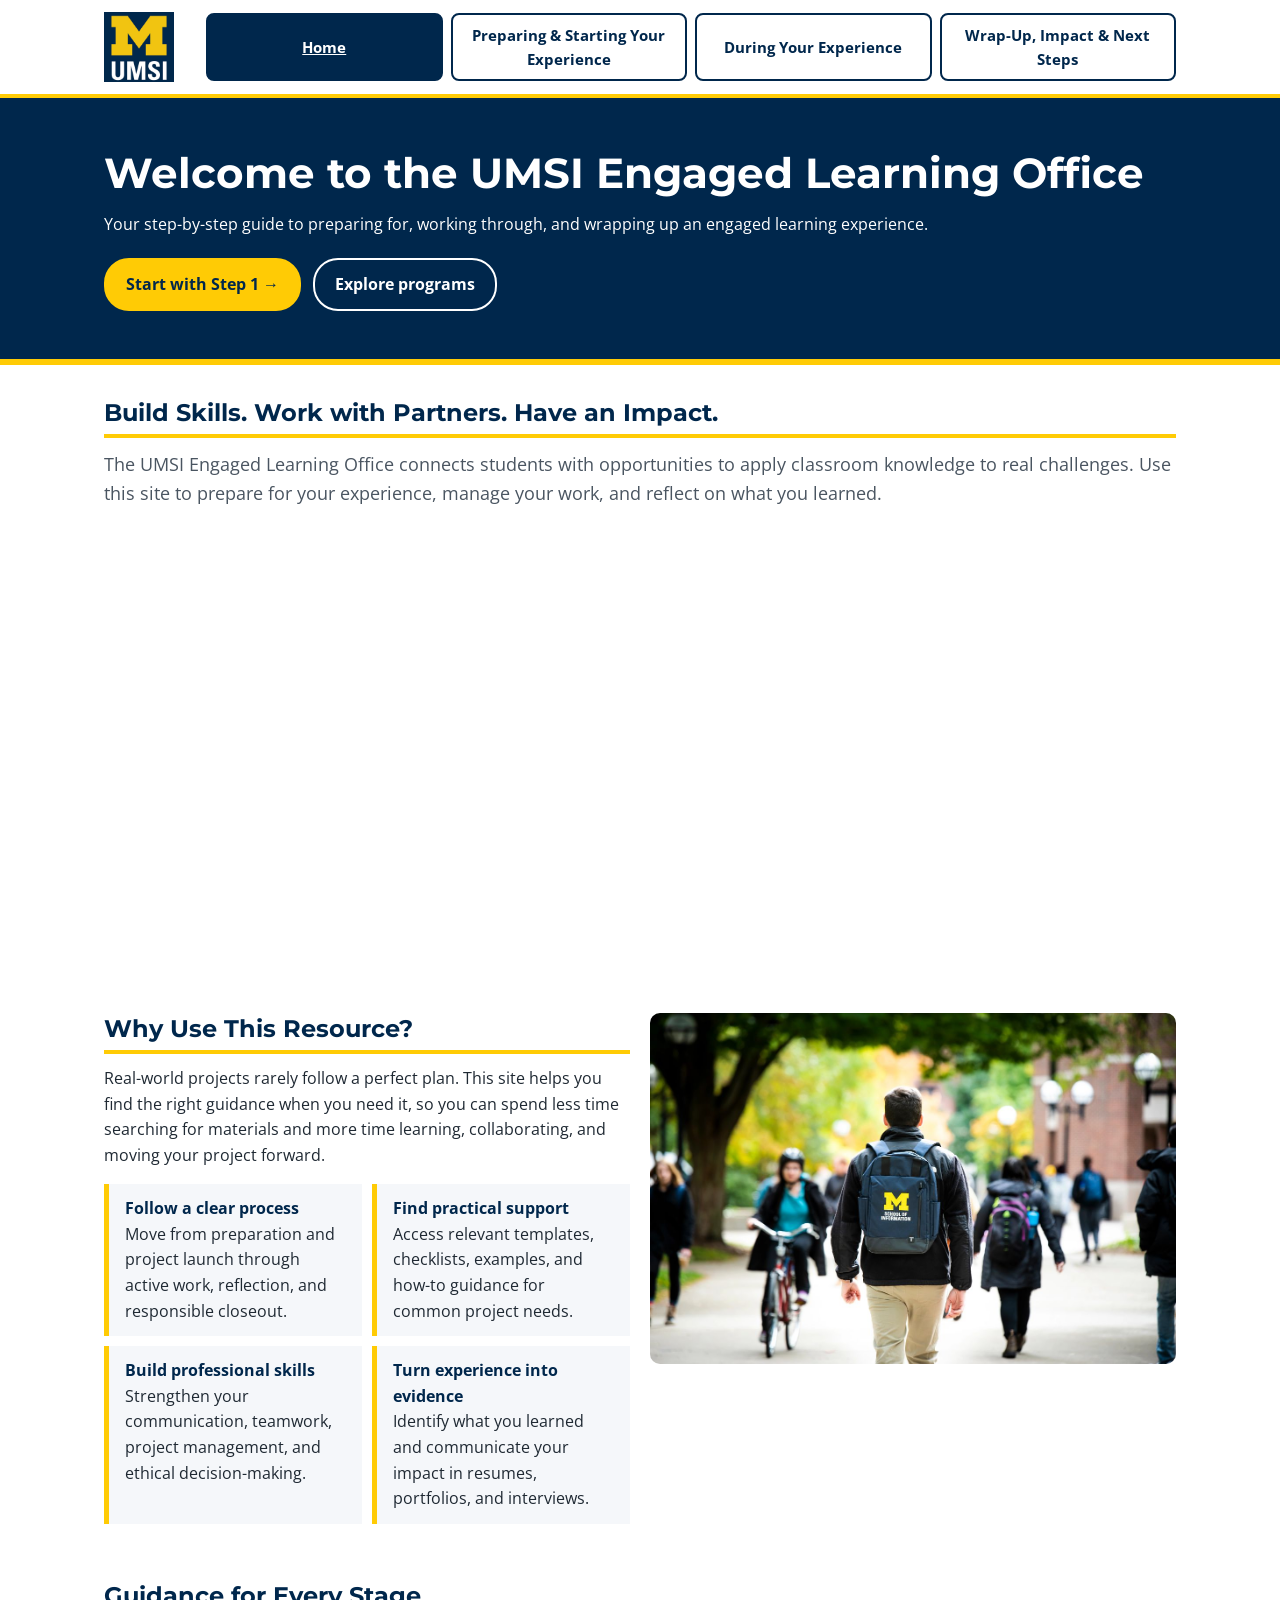
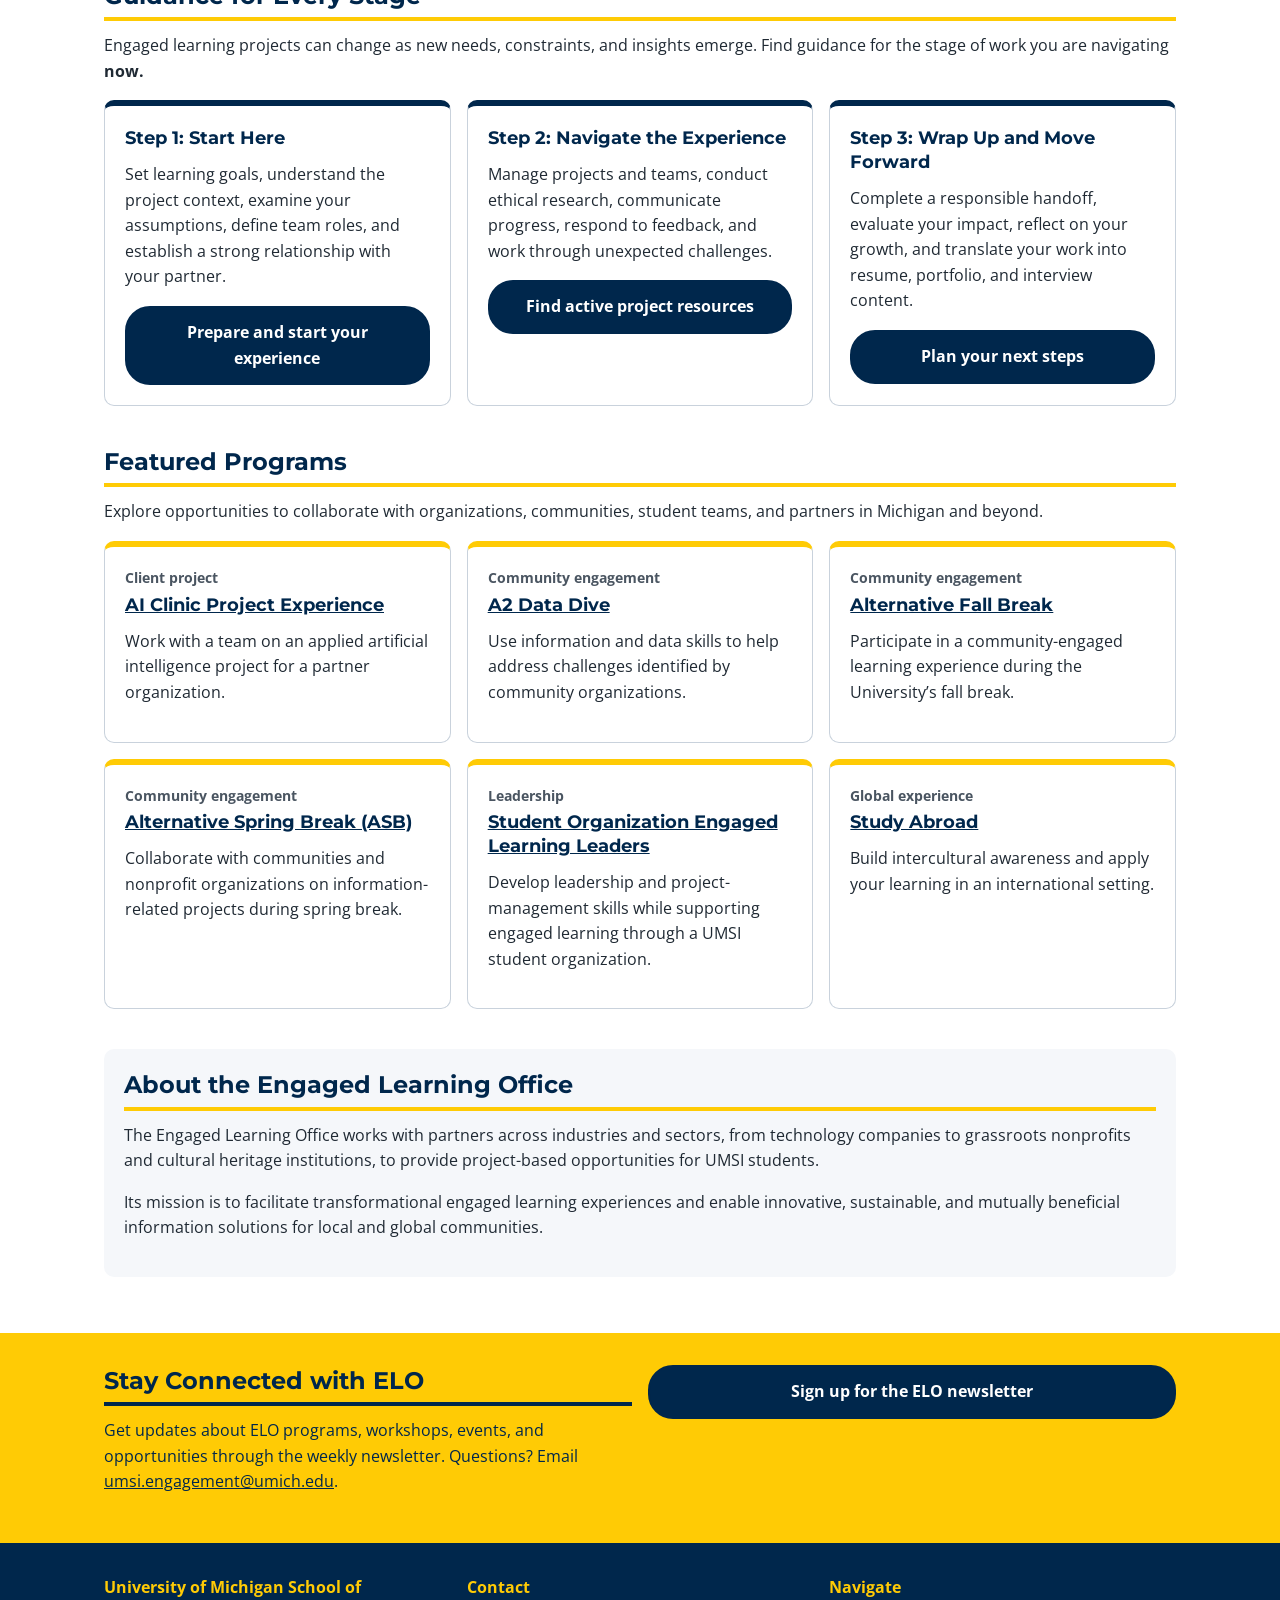
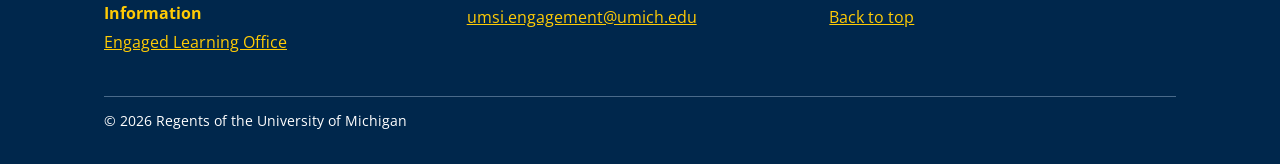
<file: index.html>
<!doctype html>
<html lang="en">
  <head>
    <meta charset="UTF-8" />
    <meta name="viewport" content="width=device-width, initial-scale=1.0" />
    <meta
      name="description"
      content="A step-by-step guide to UMSI engaged learning resources, from preparing for a project to reflecting on your impact."
    />
    <title>Engaged Learning Resources | UMSI</title>
    <link rel="preconnect" href="https://fonts.googleapis.com" />
    <link rel="preconnect" href="https://fonts.gstatic.com" crossorigin />
    <link
      href="https://fonts.googleapis.com/css2?family=Montserrat:wght@700;800&family=Open+Sans:wght@400;600;700&display=swap"
      rel="stylesheet"
    />
    <link rel="stylesheet" href="css/style.css" />
  </head>
  <body>
    <header class="site-header" id="top">
      <a class="skip-link" href="#main">Skip to Main Content</a>
      <div class="container header-inner">
        <a class="brand" href="index.html">
          <img
            src="images/UMSI_signature_vertical_informal_solidblue.jpg"
            alt="UMSI Engaged Learning home"
          />
        </a>
        <nav aria-label="Main">
          <ul class="nav-list">
            <li>
              <a href="index.html" class="current" aria-current="page">Home</a>
            </li>
            <li>
              <a href="prep.html">Preparing &amp; Starting Your Experience</a>
            </li>
            <li><a href="during.html">During Your Experience</a></li>
            <li><a href="next.html">Wrap-Up, Impact &amp; Next Steps</a></li>
          </ul>
        </nav>
      </div>
    </header>

    <main id="main">
      <section class="hero">
        <div class="container">
          <h1>Welcome to the UMSI Engaged Learning Office</h1>
          <p>
            Your step-by-step guide to preparing for, working through, and
            wrapping up an engaged learning experience.
          </p>
          <div class="hero-actions">
            <a class="btn btn-maize" href="prep.html"
              >Start with Step 1 <span aria-hidden="true">→</span></a
            >
            <a class="btn btn-outline" href="#programs">Explore programs</a>
          </div>
        </div>
      </section>

      <div class="container content">
        <section class="section">
          <h2>Build Skills. Work with Partners. Have an Impact.</h2>
          <p class="lead">
            The UMSI Engaged Learning Office connects students with
            opportunities to apply classroom knowledge to real challenges. Use
            this site to prepare for your experience, manage your work, and
            reflect on what you learned.
          </p>
          <iframe
            class="video"
            src="https://www.youtube.com/embed/81ZO9RfIJEQ?si=tBp82YWZMl1u7CVS"
            title="YouTube video player"
            allow="
              accelerometer;
              autoplay;
              clipboard-write;
              encrypted-media;
              gyroscope;
              picture-in-picture;
              web-share;
            "
            referrerpolicy="strict-origin-when-cross-origin"
            allowfullscreen
          ></iframe>
        </section>

        <section class="section split">
          <div>
            <h2>Why Use This Resource?</h2>
            <p>
              Real-world projects rarely follow a perfect plan. This site helps
              you find the right guidance when you need it, so you can spend
              less time searching for materials and more time learning,
              collaborating, and moving your project forward.
            </p>
            <ul class="feature-list">
              <li>
                <strong>Follow a clear process</strong> Move from preparation
                and project launch through active work, reflection, and
                responsible closeout.
              </li>
              <li>
                <strong>Find practical support</strong> Access relevant
                templates, checklists, examples, and how-to guidance for common
                project needs.
              </li>
              <li>
                <strong>Build professional skills</strong> Strengthen your
                communication, teamwork, project management, and ethical
                decision-making.
              </li>
              <li>
                <strong>Turn experience into evidence</strong> Identify what you
                learned and communicate your impact in resumes, portfolios, and
                interviews.
              </li>
            </ul>
          </div>
          <img
            class="photo"
            src="images/UMSI_CampusFall_UMSIBackpack_02.jpg"
            alt="A student wearing a UMSI backpack walks across campus in the fall."
            loading="lazy"
          />
        </section>

        <section class="section" id="stages">
          <h2>Guidance for Every Stage</h2>
          <p>
            Engaged learning projects can change as new needs, constraints, and
            insights emerge. Find guidance for the stage of work you are
            navigating <strong>now.</strong>
          </p>

          <div class="card-grid">
            <article class="card">
              <h3>Step 1: Start Here</h3>
              <p>
                Set learning goals, understand the project context, examine your
                assumptions, define team roles, and establish a strong
                relationship with your partner.
              </p>
              <a class="btn btn-primary" href="prep.html"
                >Prepare and start your experience</a
              >
            </article>

            <article class="card">
              <h3>Step 2: Navigate the Experience</h3>
              <p>
                Manage projects and teams, conduct ethical research, communicate
                progress, respond to feedback, and work through unexpected
                challenges.
              </p>
              <a class="btn btn-primary" href="during.html"
                >Find active project resources</a
              >
            </article>

            <article class="card">
              <h3>Step 3: Wrap Up and Move Forward</h3>
              <p>
                Complete a responsible handoff, evaluate your impact, reflect on
                your growth, and translate your work into resume, portfolio, and
                interview content.
              </p>
              <a class="btn btn-primary" href="next.html"
                >Plan your next steps</a
              >
            </article>
          </div>
        </section>

        <section class="section" id="programs">
          <h2>Featured Programs</h2>
          <p>
            Explore opportunities to collaborate with organizations,
            communities, student teams, and partners in Michigan and beyond.
          </p>

          <div class="card-grid">
            <article class="card program-card">
              <p class="tag">Client project</p>
              <h3>
                <a
                  href="https://mcompass.umich.edu/_portal/tds-program-brochure?programid=12810"
                  >AI Clinic Project Experience</a
                >
              </h3>
              <p>
                Work with a team on an applied artificial intelligence project
                for a partner organization.
              </p>
            </article>

            <article class="card program-card">
              <p class="tag">Community engagement</p>
              <h3>
                <a
                  href="https://mcompass.umich.edu/_portal/tds-program-brochure?programid=12556"
                  >A2 Data Dive</a
                >
              </h3>
              <p>
                Use information and data skills to help address challenges
                identified by community organizations.
              </p>
            </article>

            <article class="card program-card">
              <p class="tag">Community engagement</p>
              <h3>
                <a
                  href="https://mcompass.umich.edu/_portal/tds-program-brochure?programid=11297"
                  >Alternative Fall Break</a
                >
              </h3>
              <p>
                Participate in a community-engaged learning experience during
                the University’s fall break.
              </p>
            </article>

            <article class="card program-card">
              <p class="tag">Community engagement</p>
              <h3>
                <a
                  href="https://mcompass.umich.edu/_portal/tds-program-brochure?programid=10621"
                  >Alternative Spring Break (ASB)</a
                >
              </h3>
              <p>
                Collaborate with communities and nonprofit organizations on
                information-related projects during spring break.
              </p>
            </article>

            <article class="card program-card">
              <p class="tag">Leadership</p>
              <h3>
                <a
                  href="https://mcompass.umich.edu/_portal/tds-program-brochure?programid=12294"
                  >Student Organization Engaged Learning Leaders</a
                >
              </h3>
              <p>
                Develop leadership and project-management skills while
                supporting engaged learning through a UMSI student organization.
              </p>
            </article>

            <article class="card program-card">
              <p class="tag">Global experience</p>
              <h3>
                <a href="https://www.si.umich.edu/student-life/study-abroad"
                  >Study Abroad</a
                >
              </h3>
              <p>
                Build intercultural awareness and apply your learning in an
                international setting.
              </p>
            </article>
          </div>
        </section>

        <section class="section about">
          <h2>About the Engaged Learning Office</h2>
          <p>
            The Engaged Learning Office works with partners across industries
            and sectors, from technology companies to grassroots nonprofits and
            cultural heritage institutions, to provide project-based
            opportunities for UMSI students.
          </p>
          <p>
            Its mission is to facilitate transformational engaged learning
            experiences and enable innovative, sustainable, and mutually
            beneficial information solutions for local and global communities.
          </p>
        </section>

        <!-- Content taken & modified from UMGPT with the prompt, "Write me a webpage of intro content to help meet the following requirements - this is for the home page": and then pasted in the client objectives & project requirements"
          UMGPT. (2026). UMGPT ( GPT-5.6 Sol September 7th version) [Large language model]. -->
      </div>
    </main>

    <aside class="connect" aria-labelledby="connect-title">
      <div class="container connect-inner">
        <div>
          <h2 id="connect-title">Stay Connected with ELO</h2>
          <p>
            Get updates about ELO programs, workshops, events, and opportunities
            through the weekly newsletter. Questions? Email
            <a href="mailto:umsi.engagement@umich.edu"
              >umsi.engagement@umich.edu</a
            >.
          </p>
        </div>
        <p>
          <a class="btn btn-primary" href="https://umsi.info/elo-newsletter"
            >Sign up for the ELO newsletter</a
          >
        </p>
      </div>
    </aside>

    <footer class="site-footer">
      <div class="container">
        <div class="footer-grid">
          <div>
            <p class="footer-title">
              University of Michigan School of Information
            </p>
            <p>
              <a
                href="https://www.si.umich.edu/programs/engaged-learning/about-engaged-learning-office"
                >Engaged Learning Office</a
              >
            </p>
          </div>
          <div>
            <p class="footer-title">Contact</p>
            <address>
              <a href="mailto:umsi.engagement@umich.edu"
                >umsi.engagement@umich.edu</a
              >
            </address>
          </div>
          <div>
            <p class="footer-title">Navigate</p>
            <p><a href="#top">Back to top</a></p>
          </div>
        </div>
        <p class="footer-bottom">
          &copy; 2026 Regents of the University of Michigan
        </p>
      </div>
    </footer>
    <script src="js/footer.js" defer></script>
  </body>
</html>
</file>
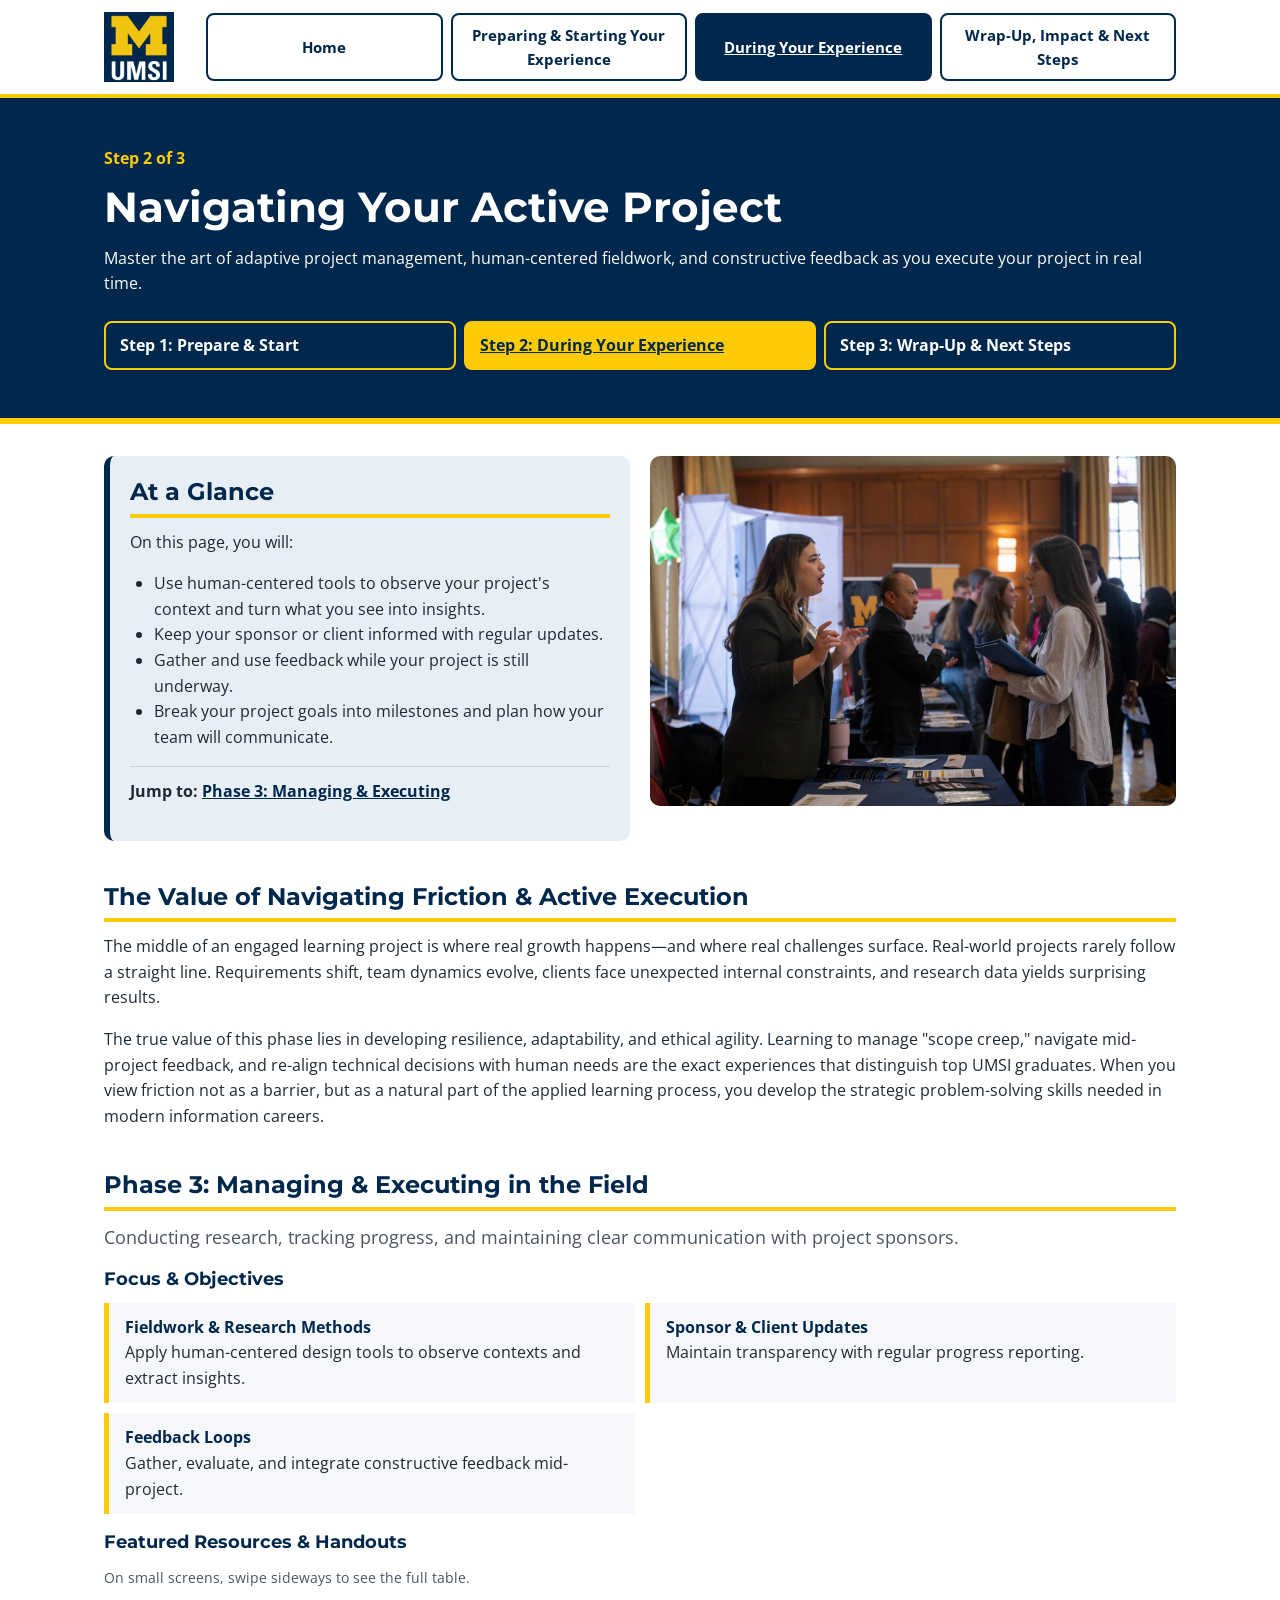
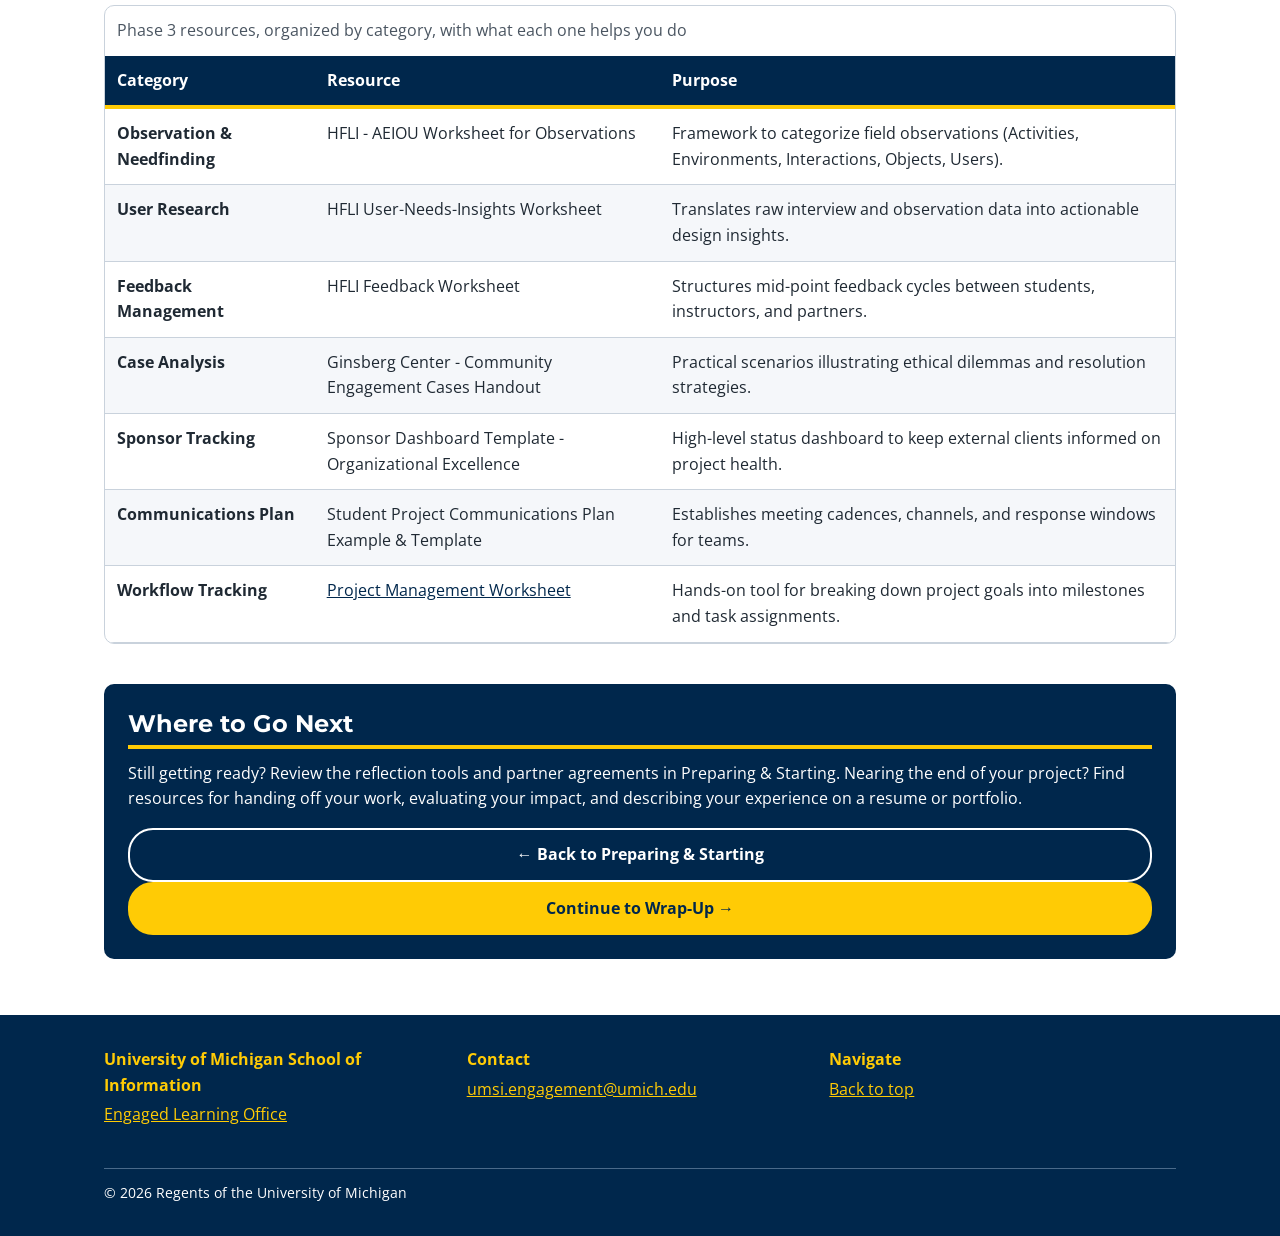
<file: during.html>
<!doctype html>
<html lang="en">
  <head>
    <meta charset="UTF-8" />
    <meta name="viewport" content="width=device-width, initial-scale=1.0" />
    <meta
      name="description"
      content="Tools for managing an active UMSI engaged learning project: fieldwork, sponsor updates, feedback, and team communication."
    />
    <title>During Your Experience | UMSI Engaged Learning</title>
    <link rel="preconnect" href="https://fonts.googleapis.com" />
    <link rel="preconnect" href="https://fonts.gstatic.com" crossorigin />
    <link
      href="https://fonts.googleapis.com/css2?family=Montserrat:wght@700;800&family=Open+Sans:wght@400;600;700&display=swap"
      rel="stylesheet"
    />
    <link rel="stylesheet" href="css/style.css" />
  </head>
  <body>
    <header class="site-header" id="top">
      <a class="skip-link" href="#main">Skip to Main Content</a>
      <div class="container header-inner">
        <a class="brand" href="index.html">
          <img
            src="images/UMSI_signature_vertical_informal_solidblue.jpg"
            alt="UMSI Engaged Learning home"
          />
        </a>
        <nav aria-label="Main">
          <ul class="nav-list">
            <li><a href="index.html">Home</a></li>
            <li>
              <a href="prep.html">Preparing &amp; Starting Your Experience</a>
            </li>
            <li>
              <a href="during.html" class="current" aria-current="page"
                >During Your Experience</a
              >
            </li>
            <li><a href="next.html">Wrap-Up, Impact &amp; Next Steps</a></li>
          </ul>
        </nav>
      </div>
    </header>

    <main id="main">
      <section class="hero">
        <div class="container">
          <p class="step-label">Step 2 of 3</p>
          <h1>Navigating Your Active Project</h1>
          <p>
            Master the art of adaptive project management, human-centered
            fieldwork, and constructive feedback as you execute your project in
            real time.
          </p>
          <nav aria-label="Engaged learning stages">
            <ol class="journey">
              <li><a href="prep.html">Step 1: Prepare &amp; Start</a></li>
              <li>
                <a href="during.html" class="current" aria-current="step"
                  >Step 2: During Your Experience</a
                >
              </li>
              <li><a href="next.html">Step 3: Wrap-Up &amp; Next Steps</a></li>
            </ol>
          </nav>
        </div>
      </section>

      <div class="container content">
        <section class="section split">
          <div class="glance">
            <h2>At a Glance</h2>
            <p>On this page, you will:</p>
            <ul>
              <li>
                Use human-centered tools to observe your project's context and
                turn what you see into insights.
              </li>
              <li>
                Keep your sponsor or client informed with regular updates.
              </li>
              <li>
                Gather and use feedback while your project is still underway.
              </li>
              <li>
                Break your project goals into milestones and plan how your team
                will communicate.
              </li>
            </ul>
            <p class="jump">
              Jump to: <a href="#phase-3">Phase 3: Managing &amp; Executing</a>
            </p>
          </div>
          <img
            class="photo"
            src="images/Career_Fair.jpg"
            alt="Students and recruiters talking with each other in a large hall."
          />
        </section>

        <section class="section">
          <h2>The Value of Navigating Friction &amp; Active Execution</h2>
          <p>
            The middle of an engaged learning project is where real growth
            happens&mdash;and where real challenges surface. Real-world projects
            rarely follow a straight line. Requirements shift, team dynamics
            evolve, clients face unexpected internal constraints, and research
            data yields surprising results.
          </p>
          <p>
            The true value of this phase lies in developing resilience,
            adaptability, and ethical agility. Learning to manage "scope creep,"
            navigate mid-project feedback, and re-align technical decisions with
            human needs are the exact experiences that distinguish top UMSI
            graduates. When you view friction not as a barrier, but as a natural
            part of the applied learning process, you develop the strategic
            problem-solving skills needed in modern information careers.
          </p>
        </section>

        <section class="section" id="phase-3">
          <h2>Phase 3: Managing &amp; Executing in the Field</h2>
          <p class="lead">
            Conducting research, tracking progress, and maintaining clear
            communication with project sponsors.
          </p>

          <section>
            <h3>Focus &amp; Objectives</h3>
            <ul class="feature-list">
              <li>
                <strong>Fieldwork &amp; Research Methods</strong> Apply
                human-centered design tools to observe contexts and extract
                insights.
              </li>
              <li>
                <strong>Sponsor &amp; Client Updates</strong> Maintain
                transparency with regular progress reporting.
              </li>
              <li>
                <strong>Feedback Loops</strong> Gather, evaluate, and integrate
                constructive feedback mid-project.
              </li>
            </ul>
          </section>

          <section>
            <h3>Featured Resources &amp; Handouts</h3>
            <p class="scroll-hint">
              On small screens, swipe sideways to see the full table.
            </p>
            <div
              class="table-wrap"
              tabindex="0"
              role="region"
              aria-label="Featured Resources and Handouts table"
            >
              <table>
                <caption>
                  Phase 3 resources, organized by category, with what each one
                  helps you do
                </caption>
                <thead>
                  <tr>
                    <th scope="col">Category</th>
                    <th scope="col">Resource</th>
                    <th scope="col">Purpose</th>
                  </tr>
                </thead>
                <tbody>
                  <tr>
                    <th scope="row">Observation &amp; Needfinding</th>
                    <td>HFLI - AEIOU Worksheet for Observations</td>
                    <td>
                      Framework to categorize field observations (Activities,
                      Environments, Interactions, Objects, Users).
                    </td>
                  </tr>
                  <tr>
                    <th scope="row">User Research</th>
                    <td>HFLI User-Needs-Insights Worksheet</td>
                    <td>
                      Translates raw interview and observation data into
                      actionable design insights.
                    </td>
                  </tr>
                  <tr>
                    <th scope="row">Feedback Management</th>
                    <td>HFLI Feedback Worksheet</td>
                    <td>
                      Structures mid-point feedback cycles between students,
                      instructors, and partners.
                    </td>
                  </tr>
                  <tr>
                    <th scope="row">Case Analysis</th>
                    <td>
                      Ginsberg Center - Community Engagement Cases Handout
                    </td>
                    <td>
                      Practical scenarios illustrating ethical dilemmas and
                      resolution strategies.
                    </td>
                  </tr>
                  <tr>
                    <th scope="row">Sponsor Tracking</th>
                    <td>
                      Sponsor Dashboard Template - Organizational Excellence
                    </td>
                    <td>
                      High-level status dashboard to keep external clients
                      informed on project health.
                    </td>
                  </tr>
                  <tr>
                    <th scope="row">Communications Plan</th>
                    <td>
                      Student Project Communications Plan Example &amp; Template
                    </td>
                    <td>
                      Establishes meeting cadences, channels, and response
                      windows for teams.
                    </td>
                  </tr>
                  <tr>
                    <th scope="row">Workflow Tracking</th>
                    <td>
                      <a
                        href="https://docs.google.com/document/d/1twc-7TYWmb_PNrOBiDI1NuJqJAuhluTICr22GRd_NLc/edit?usp=drive_link"
                        >Project Management Worksheet</a
                      >
                    </td>
                    <td>
                      Hands-on tool for breaking down project goals into
                      milestones and task assignments.
                    </td>
                  </tr>
                </tbody>
              </table>
            </div>
          </section>
        </section>

        <section class="section next-step">
          <h2>Where to Go Next</h2>
          <p>
            Still getting ready? Review the reflection tools and partner
            agreements in Preparing &amp; Starting. Nearing the end of your
            project? Find resources for handing off your work, evaluating your
            impact, and describing your experience on a resume or portfolio.
          </p>
          <a class="btn btn-outline" href="prep.html"
            ><span aria-hidden="true">←</span> Back to Preparing &amp;
            Starting</a
          >
          <a class="btn btn-maize" href="next.html"
            >Continue to Wrap-Up <span aria-hidden="true">→</span></a
          >
        </section>
      </div>
    </main>

    <!-- The At a Glance list, and the Where to Go Next section were written with the help of Claude (Anthropic), September 2026. -->

    <footer class="site-footer">
      <div class="container">
        <div class="footer-grid">
          <div>
            <p class="footer-title">
              University of Michigan School of Information
            </p>
            <p>
              <a
                href="https://www.si.umich.edu/programs/engaged-learning/about-engaged-learning-office"
                >Engaged Learning Office</a
              >
            </p>
          </div>
          <div>
            <p class="footer-title">Contact</p>
            <address>
              <a href="mailto:umsi.engagement@umich.edu"
                >umsi.engagement@umich.edu</a
              >
            </address>
          </div>
          <div>
            <p class="footer-title">Navigate</p>
            <p><a href="#top">Back to top</a></p>
          </div>
        </div>
        <p class="footer-bottom">
          &copy; 2026 Regents of the University of Michigan
        </p>
      </div>
    </footer>
    <script src="js/footer.js" defer></script>
  </body>
</html>
</file>
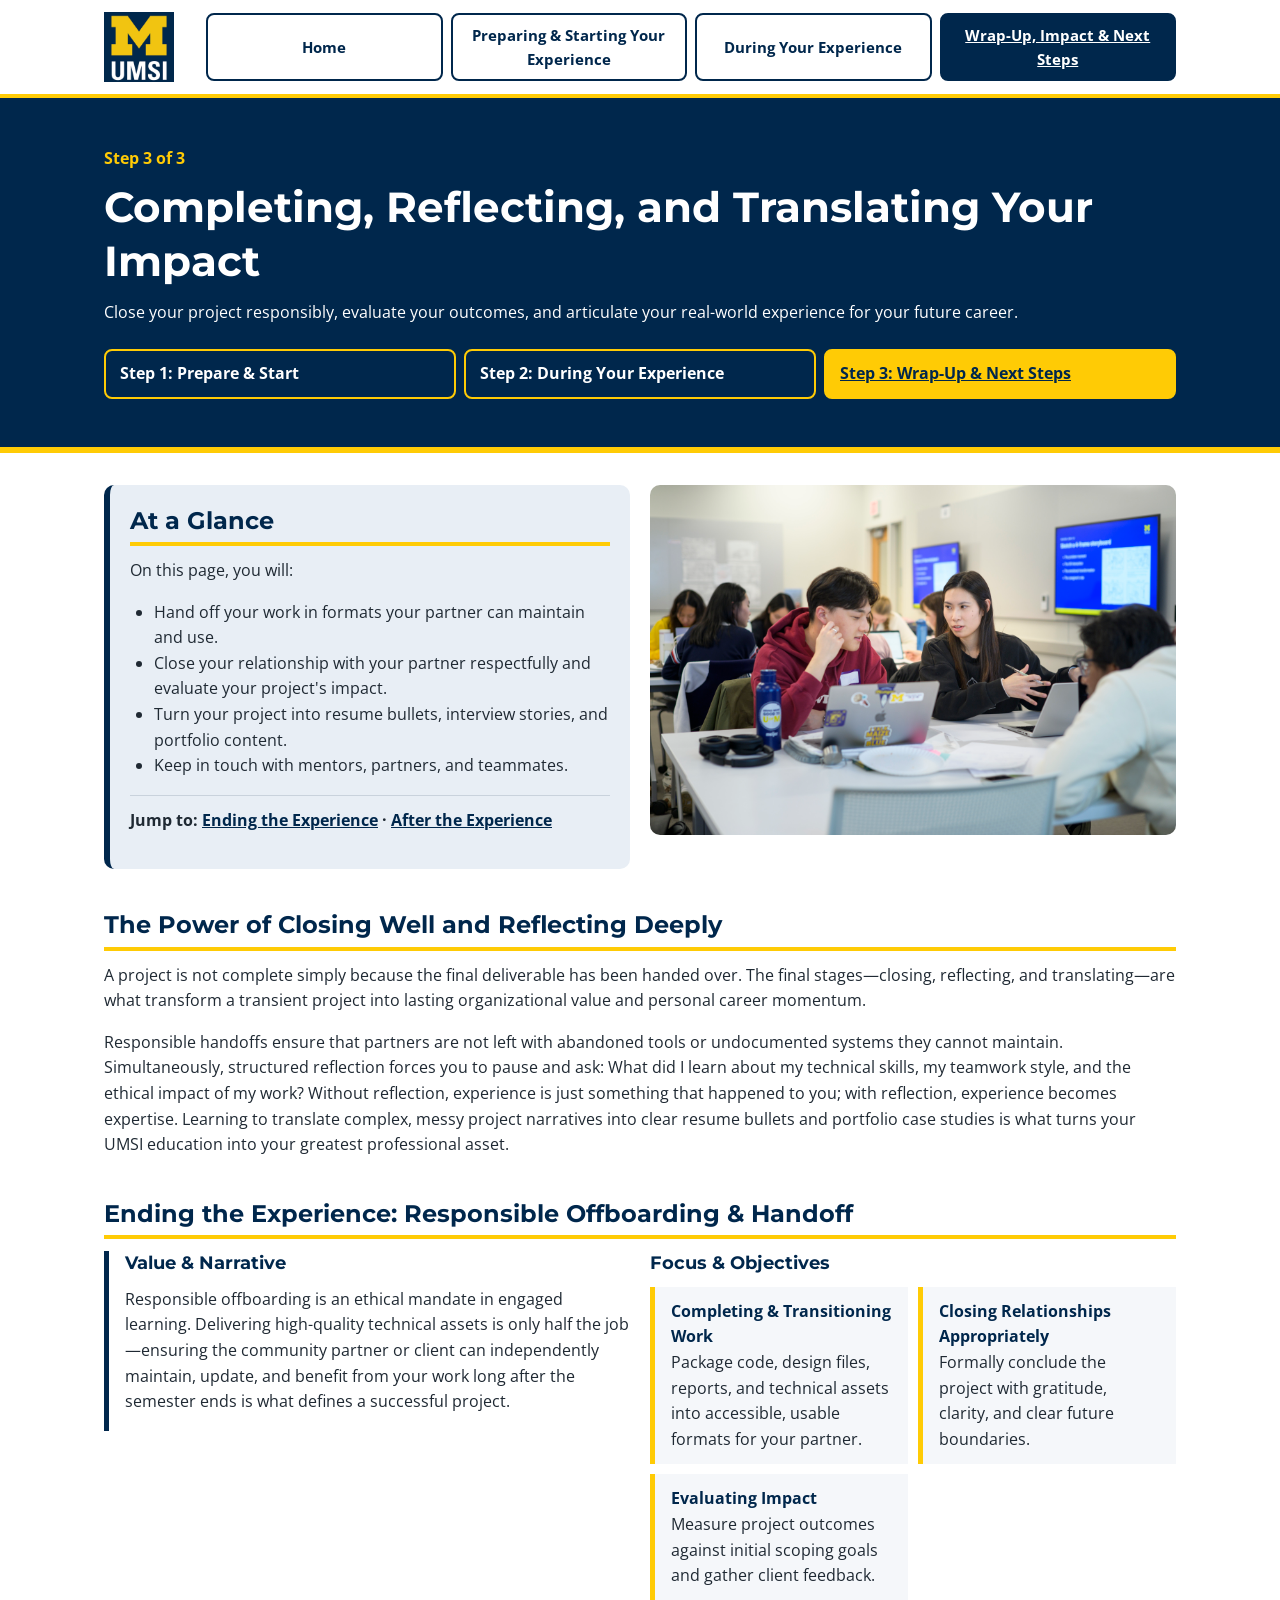
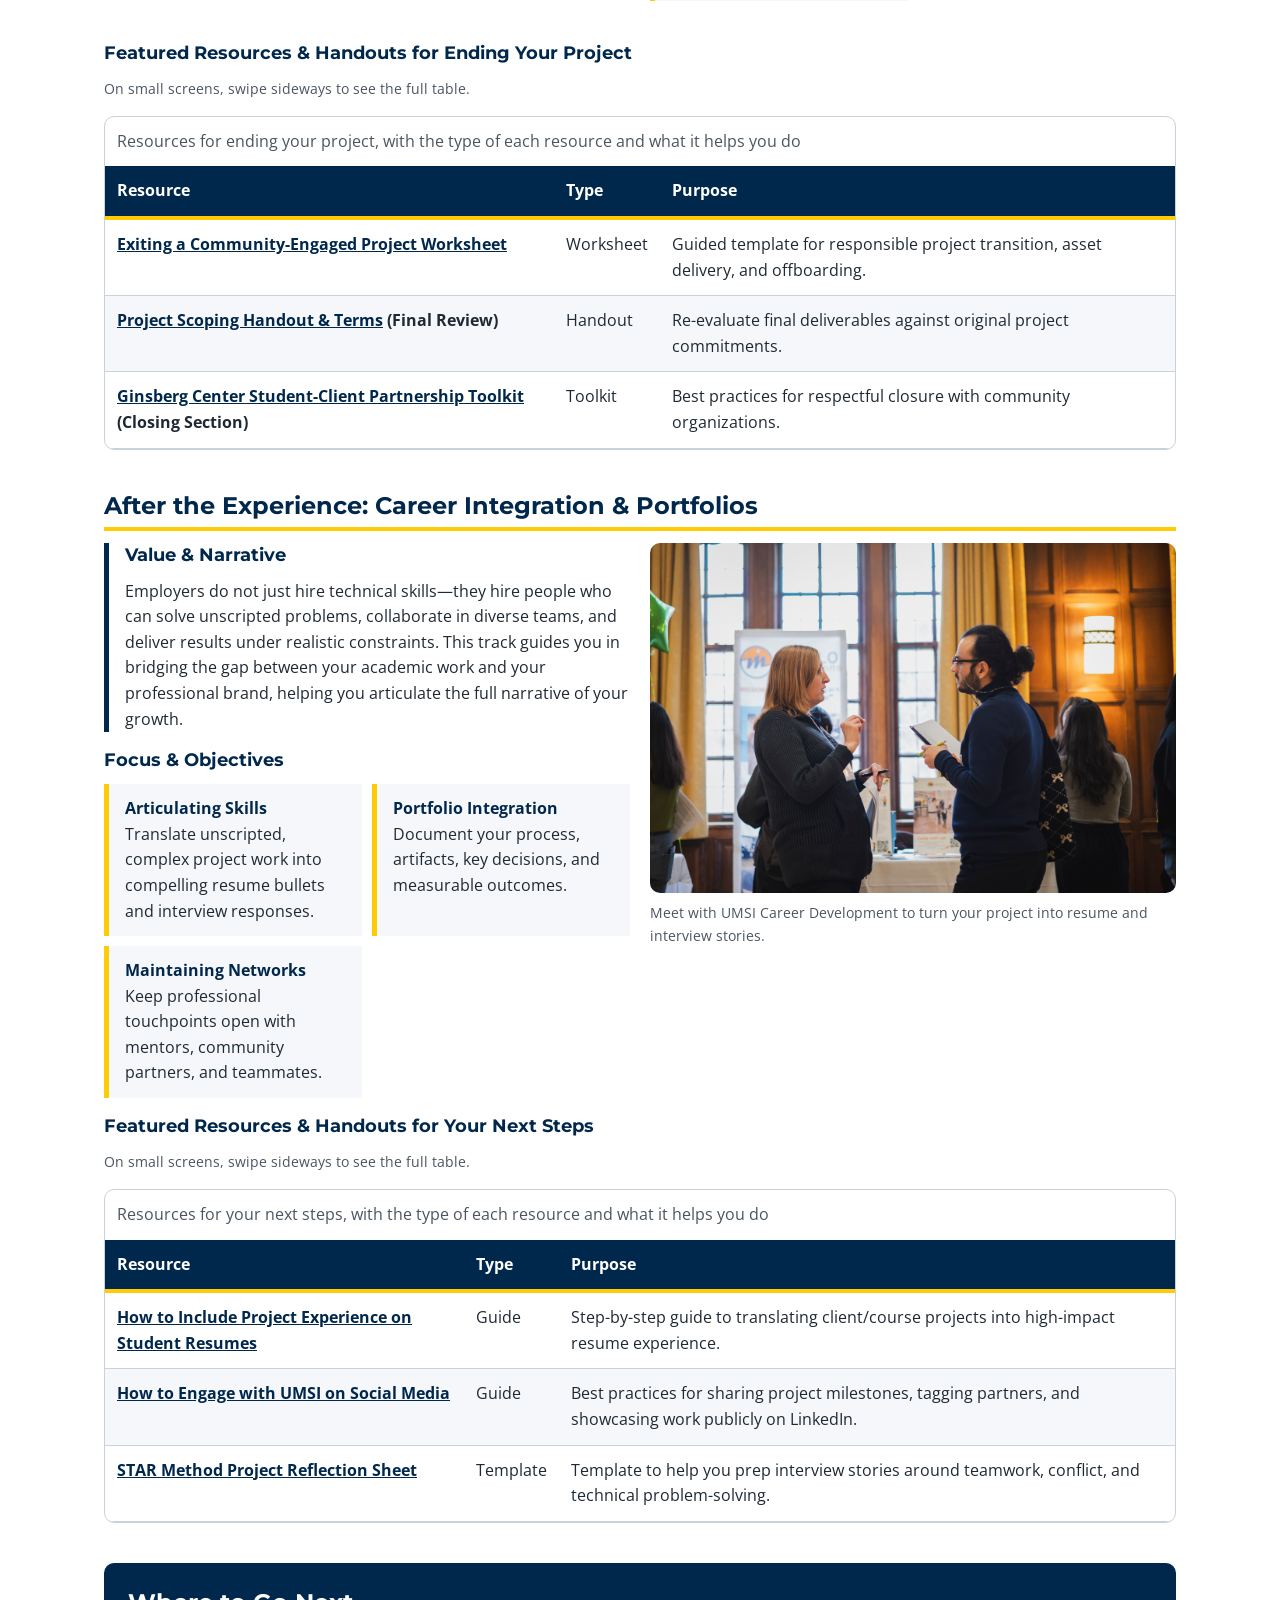
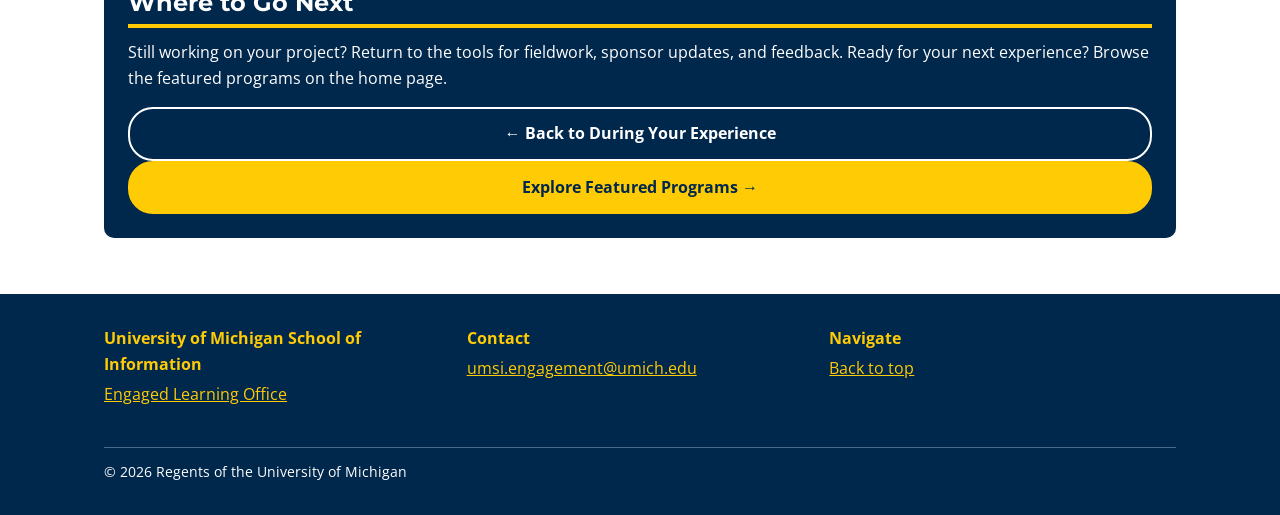
<file: next.html>
<!doctype html>
<html lang="en">
  <head>
    <meta charset="UTF-8" />
    <meta name="viewport" content="width=device-width, initial-scale=1.0" />
    <meta
      name="description"
      content="Close your UMSI engaged learning project responsibly, evaluate your impact, and turn your experience into resume and portfolio content."
    />
    <title>Wrap-Up, Impact &amp; Next Steps | UMSI Engaged Learning</title>
    <link rel="preconnect" href="https://fonts.googleapis.com" />
    <link rel="preconnect" href="https://fonts.gstatic.com" crossorigin />
    <link
      href="https://fonts.googleapis.com/css2?family=Montserrat:wght@700;800&family=Open+Sans:wght@400;600;700&display=swap"
      rel="stylesheet"
    />
    <link rel="stylesheet" href="css/style.css" />
  </head>
  <body>
    <header class="site-header" id="top">
      <a class="skip-link" href="#main">Skip to Main Content</a>
      <div class="container header-inner">
        <a class="brand" href="index.html">
          <img
            src="images/UMSI_signature_vertical_informal_solidblue.jpg"
            alt="UMSI Engaged Learning home"
          />
        </a>
        <nav aria-label="Main">
          <ul class="nav-list">
            <li><a href="index.html">Home</a></li>
            <li>
              <a href="prep.html">Preparing &amp; Starting Your Experience</a>
            </li>
            <li><a href="during.html">During Your Experience</a></li>
            <li>
              <a href="next.html" class="current" aria-current="page"
                >Wrap-Up, Impact &amp; Next Steps</a
              >
            </li>
          </ul>
        </nav>
      </div>
    </header>

    <main id="main">
      <section class="hero">
        <div class="container">
          <p class="step-label">Step 3 of 3</p>
          <h1>Completing, Reflecting, and Translating Your Impact</h1>
          <p>
            Close your project responsibly, evaluate your outcomes, and
            articulate your real-world experience for your future career.
          </p>
          <nav aria-label="Engaged learning stages">
            <ol class="journey">
              <li><a href="prep.html">Step 1: Prepare &amp; Start</a></li>
              <li><a href="during.html">Step 2: During Your Experience</a></li>
              <li>
                <a href="next.html" class="current" aria-current="step"
                  >Step 3: Wrap-Up &amp; Next Steps</a
                >
              </li>
            </ol>
          </nav>
        </div>
      </section>

      <div class="container content">
        <section class="section split">
          <div class="glance">
            <h2>At a Glance</h2>
            <p>On this page, you will:</p>
            <ul>
              <li>
                Hand off your work in formats your partner can maintain and use.
              </li>
              <li>
                Close your relationship with your partner respectfully and
                evaluate your project's impact.
              </li>
              <li>
                Turn your project into resume bullets, interview stories, and
                portfolio content.
              </li>
              <li>Keep in touch with mentors, partners, and teammates.</li>
            </ul>
            <p class="jump">
              Jump to: <a href="#ending">Ending the Experience</a> ·
              <a href="#after">After the Experience</a>
            </p>
          </div>
          <img
            class="photo"
            src="images/UMSI_Discussion.jpg"
            alt="Students discuss their projects."
          />
        </section>

        <section class="section">
          <h2>The Power of Closing Well and Reflecting Deeply</h2>
          <p>
            A project is not complete simply because the final deliverable has
            been handed over. The final stages&mdash;closing, reflecting, and
            translating&mdash;are what transform a transient project into
            lasting organizational value and personal career momentum.
          </p>
          <p>
            Responsible handoffs ensure that partners are not left with
            abandoned tools or undocumented systems they cannot maintain.
            Simultaneously, structured reflection forces you to pause and ask:
            What did I learn about my technical skills, my teamwork style, and
            the ethical impact of my work? Without reflection, experience is
            just something that happened to you; with reflection, experience
            becomes expertise. Learning to translate complex, messy project
            narratives into clear resume bullets and portfolio case studies is
            what turns your UMSI education into your greatest professional
            asset.
          </p>
        </section>

        <section class="section" id="ending">
          <h2>Ending the Experience: Responsible Offboarding &amp; Handoff</h2>

          <div class="two-col">
            <section class="narrative">
              <h3>Value &amp; Narrative</h3>
              <p>
                Responsible offboarding is an ethical mandate in engaged
                learning. Delivering high-quality technical assets is only half
                the job&mdash;ensuring the community partner or client can
                independently maintain, update, and benefit from your work long
                after the semester ends is what defines a successful project.
              </p>
            </section>

            <section>
              <h3>Focus &amp; Objectives</h3>
              <ul class="feature-list">
                <li>
                  <strong>Completing &amp; Transitioning Work</strong> Package
                  code, design files, reports, and technical assets into
                  accessible, usable formats for your partner.
                </li>
                <li>
                  <strong>Closing Relationships Appropriately</strong> Formally
                  conclude the project with gratitude, clarity, and clear future
                  boundaries.
                </li>
                <li>
                  <strong>Evaluating Impact</strong> Measure project outcomes
                  against initial scoping goals and gather client feedback.
                </li>
              </ul>
            </section>
          </div>

          <section>
            <h3>Featured Resources &amp; Handouts for Ending Your Project</h3>
            <p class="scroll-hint">
              On small screens, swipe sideways to see the full table.
            </p>
            <div
              class="table-wrap"
              tabindex="0"
              role="region"
              aria-label="Featured Resources and Handouts for Ending Your Project table"
            >
              <table>
                <caption>
                  Resources for ending your project, with the type of each
                  resource and what it helps you do
                </caption>
                <thead>
                  <tr>
                    <th scope="col">Resource</th>
                    <th scope="col">Type</th>
                    <th scope="col">Purpose</th>
                  </tr>
                </thead>
                <tbody>
                  <tr>
                    <th scope="row">
                      <a
                        href="https://docs.google.com/document/d/1-gfg_EZ3T8pa3T0a130Qvtpl1bYoLOVEHSNpGHcJtFA/edit?usp=drive_link"
                        >Exiting a Community-Engaged Project Worksheet</a
                      >
                    </th>
                    <td>Worksheet</td>
                    <td>
                      Guided template for responsible project transition, asset
                      delivery, and offboarding.
                    </td>
                  </tr>
                  <tr>
                    <th scope="row">
                      <a
                        href="https://docs.google.com/document/d/1TrEDolwmOIlXgYgAP9VvlOGoYOwFfe6KxzZOgZSVYVw/edit?usp=drive_link"
                        >Project Scoping Handout &amp; Terms</a
                      >
                      (Final Review)
                    </th>
                    <td>Handout</td>
                    <td>
                      Re-evaluate final deliverables against original project
                      commitments.
                    </td>
                  </tr>
                  <tr>
                    <th scope="row">
                      <a
                        href="https://ginsberg.umich.edu/article/campus-community-partnerships-toolkit"
                        >Ginsberg Center Student-Client Partnership Toolkit</a
                      >
                      (Closing Section)
                    </th>
                    <td>Toolkit</td>
                    <td>
                      Best practices for respectful closure with community
                      organizations.
                    </td>
                  </tr>
                </tbody>
              </table>
            </div>
          </section>
        </section>

        <section class="section" id="after">
          <h2>After the Experience: Career Integration &amp; Portfolios</h2>

          <div class="split">
            <div>
              <section class="narrative">
                <h3>Value &amp; Narrative</h3>
                <p>
                  Employers do not just hire technical skills&mdash;they hire
                  people who can solve unscripted problems, collaborate in
                  diverse teams, and deliver results under realistic
                  constraints. This track guides you in bridging the gap between
                  your academic work and your professional brand, helping you
                  articulate the full narrative of your growth.
                </p>
              </section>

              <section>
                <h3>Focus &amp; Objectives</h3>
                <ul class="feature-list">
                  <li>
                    <strong>Articulating Skills</strong> Translate unscripted,
                    complex project work into compelling resume bullets and
                    interview responses.
                  </li>
                  <li>
                    <strong>Portfolio Integration</strong> Document your
                    process, artifacts, key decisions, and measurable outcomes.
                  </li>
                  <li>
                    <strong>Maintaining Networks</strong> Keep professional
                    touchpoints open with mentors, community partners, and
                    teammates.
                  </li>
                </ul>
              </section>
            </div>
            <figure>
              <img
                class="photo"
                src="images/UMSI_Career.jpg"
                alt="A student reviews a resume with a career advisor."
                loading="lazy"
              />
              <figcaption>
                Meet with UMSI Career Development to turn your project into
                resume and interview stories.
              </figcaption>
            </figure>
          </div>

          <section>
            <h3>Featured Resources &amp; Handouts for Your Next Steps</h3>
            <p class="scroll-hint">
              On small screens, swipe sideways to see the full table.
            </p>
            <div
              class="table-wrap"
              tabindex="0"
              role="region"
              aria-label="Featured Resources and Handouts for Your Next Steps table"
            >
              <table>
                <caption>
                  Resources for your next steps, with the type of each resource
                  and what it helps you do
                </caption>
                <thead>
                  <tr>
                    <th scope="col">Resource</th>
                    <th scope="col">Type</th>
                    <th scope="col">Purpose</th>
                  </tr>
                </thead>
                <tbody>
                  <tr>
                    <th scope="row">
                      <a
                        href="https://docs.google.com/document/d/1mjyX6jgqXFrY7SFYaA3J2cTh1ZnHH0FKF5aUKfXzXKo/edit?tab=t.0"
                        >How to Include Project Experience on Student Resumes</a
                      >
                    </th>
                    <td>Guide</td>
                    <td>
                      Step-by-step guide to translating client/course projects
                      into high-impact resume experience.
                    </td>
                  </tr>
                  <tr>
                    <th scope="row">
                      <a
                        href="https://docs.google.com/document/d/1jwQg_Y4jECLPHqcyOtJtDTK5x-68KstexfPbh6jXHnA/edit?tab=t.0"
                        >How to Engage with UMSI on Social Media</a
                      >
                    </th>
                    <td>Guide</td>
                    <td>
                      Best practices for sharing project milestones, tagging
                      partners, and showcasing work publicly on LinkedIn.
                    </td>
                  </tr>
                  <tr>
                    <th scope="row">
                      <a
                        href="https://careercenter.umich.edu/content/interviewing-resources"
                        >STAR Method Project Reflection Sheet</a
                      >
                    </th>
                    <td>Template</td>
                    <td>
                      Template to help you prep interview stories around
                      teamwork, conflict, and technical problem-solving.
                    </td>
                  </tr>
                </tbody>
              </table>
            </div>
          </section>
        </section>

        <section class="section next-step">
          <h2>Where to Go Next</h2>
          <p>
            Still working on your project? Return to the tools for fieldwork,
            sponsor updates, and feedback. Ready for your next experience?
            Browse the featured programs on the home page.
          </p>
          <a class="btn btn-outline" href="during.html"
            ><span aria-hidden="true">←</span> Back to During Your Experience</a
          >
          <a class="btn btn-maize" href="index.html#programs"
            >Explore Featured Programs <span aria-hidden="true">→</span></a
          >
        </section>
      </div>
    </main>

    <!-- The At a Glance list, the Type column, and the Where to Go Next section were written with the help of Claude (Anthropic), September 2026. -->

    <footer class="site-footer">
      <div class="container">
        <div class="footer-grid">
          <div>
            <p class="footer-title">
              University of Michigan School of Information
            </p>
            <p>
              <a
                href="https://www.si.umich.edu/programs/engaged-learning/about-engaged-learning-office"
                >Engaged Learning Office</a
              >
            </p>
          </div>
          <div>
            <p class="footer-title">Contact</p>
            <address>
              <a href="mailto:umsi.engagement@umich.edu"
                >umsi.engagement@umich.edu</a
              >
            </address>
          </div>
          <div>
            <p class="footer-title">Navigate</p>
            <p><a href="#top">Back to top</a></p>
          </div>
        </div>
        <p class="footer-bottom">
          &copy; 2026 Regents of the University of Michigan
        </p>
      </div>
    </footer>
    <script src="js/footer.js" defer></script>
  </body>
</html>
</file>
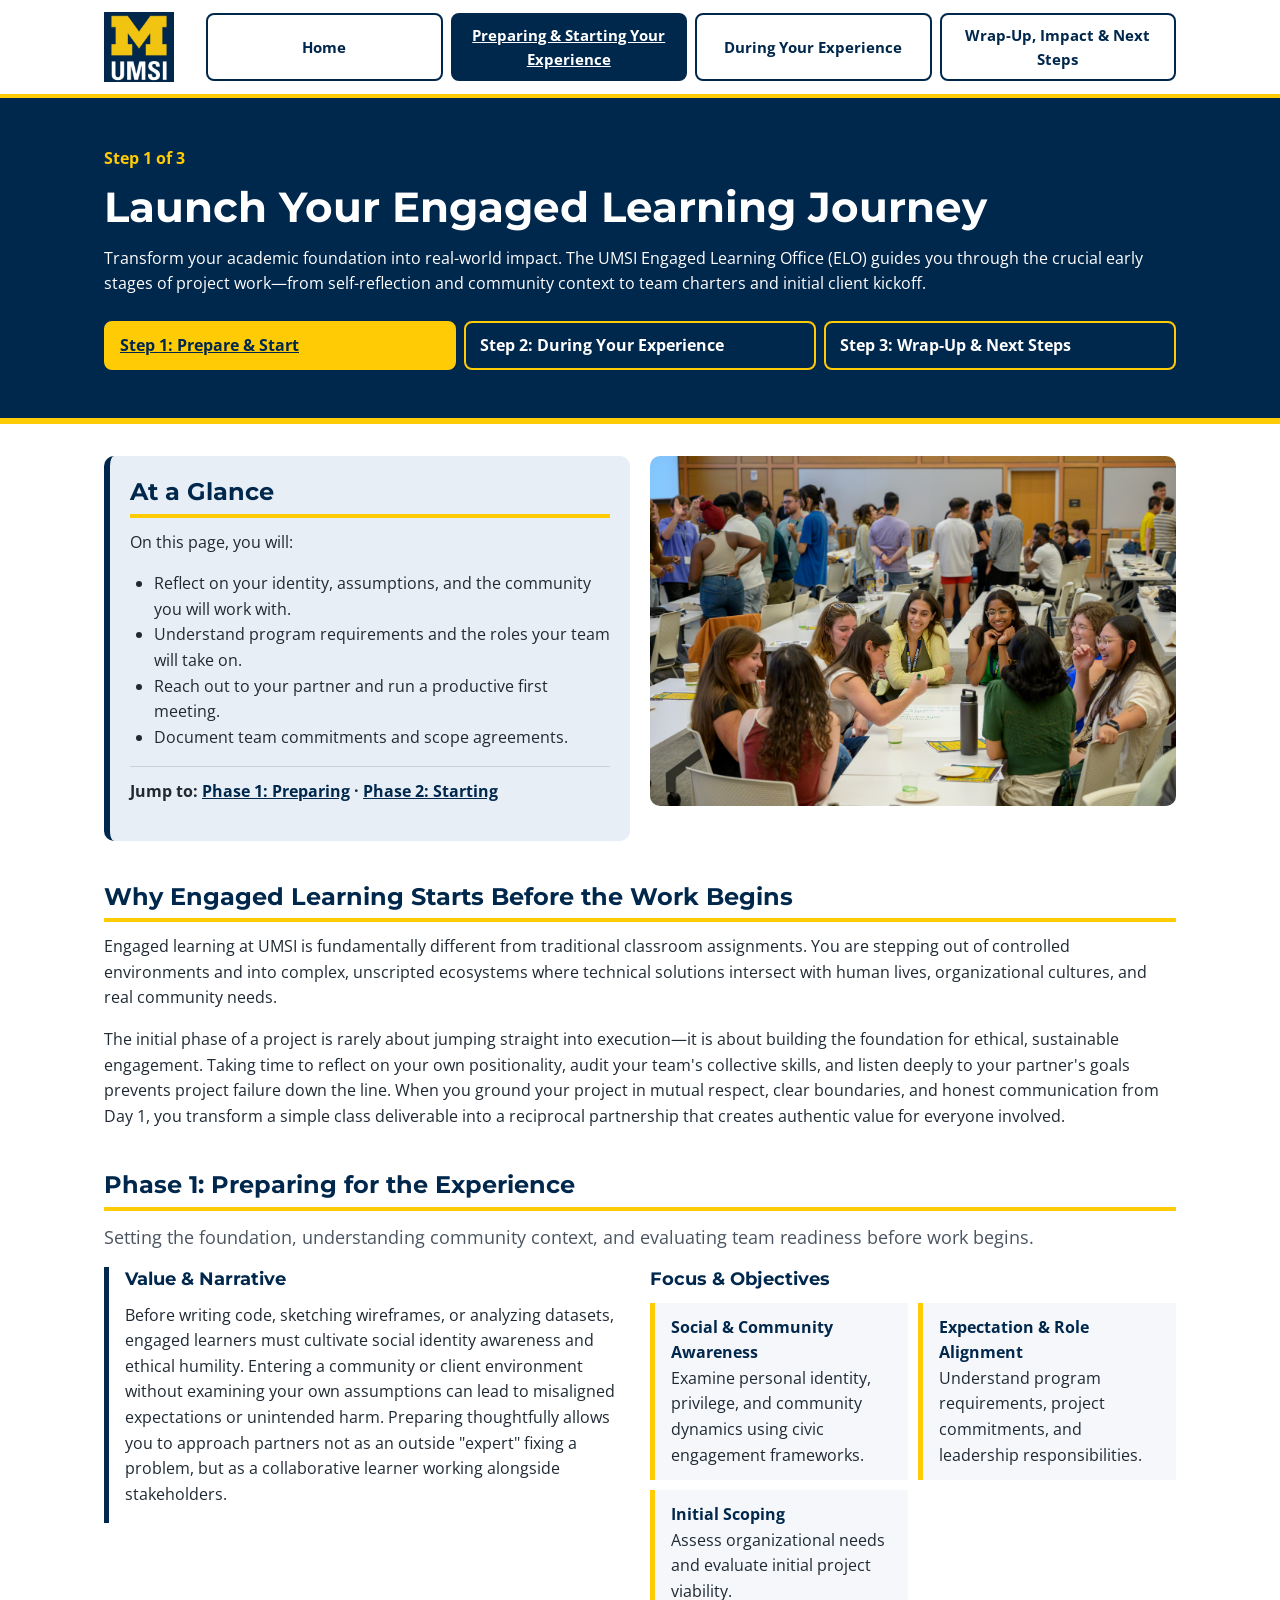
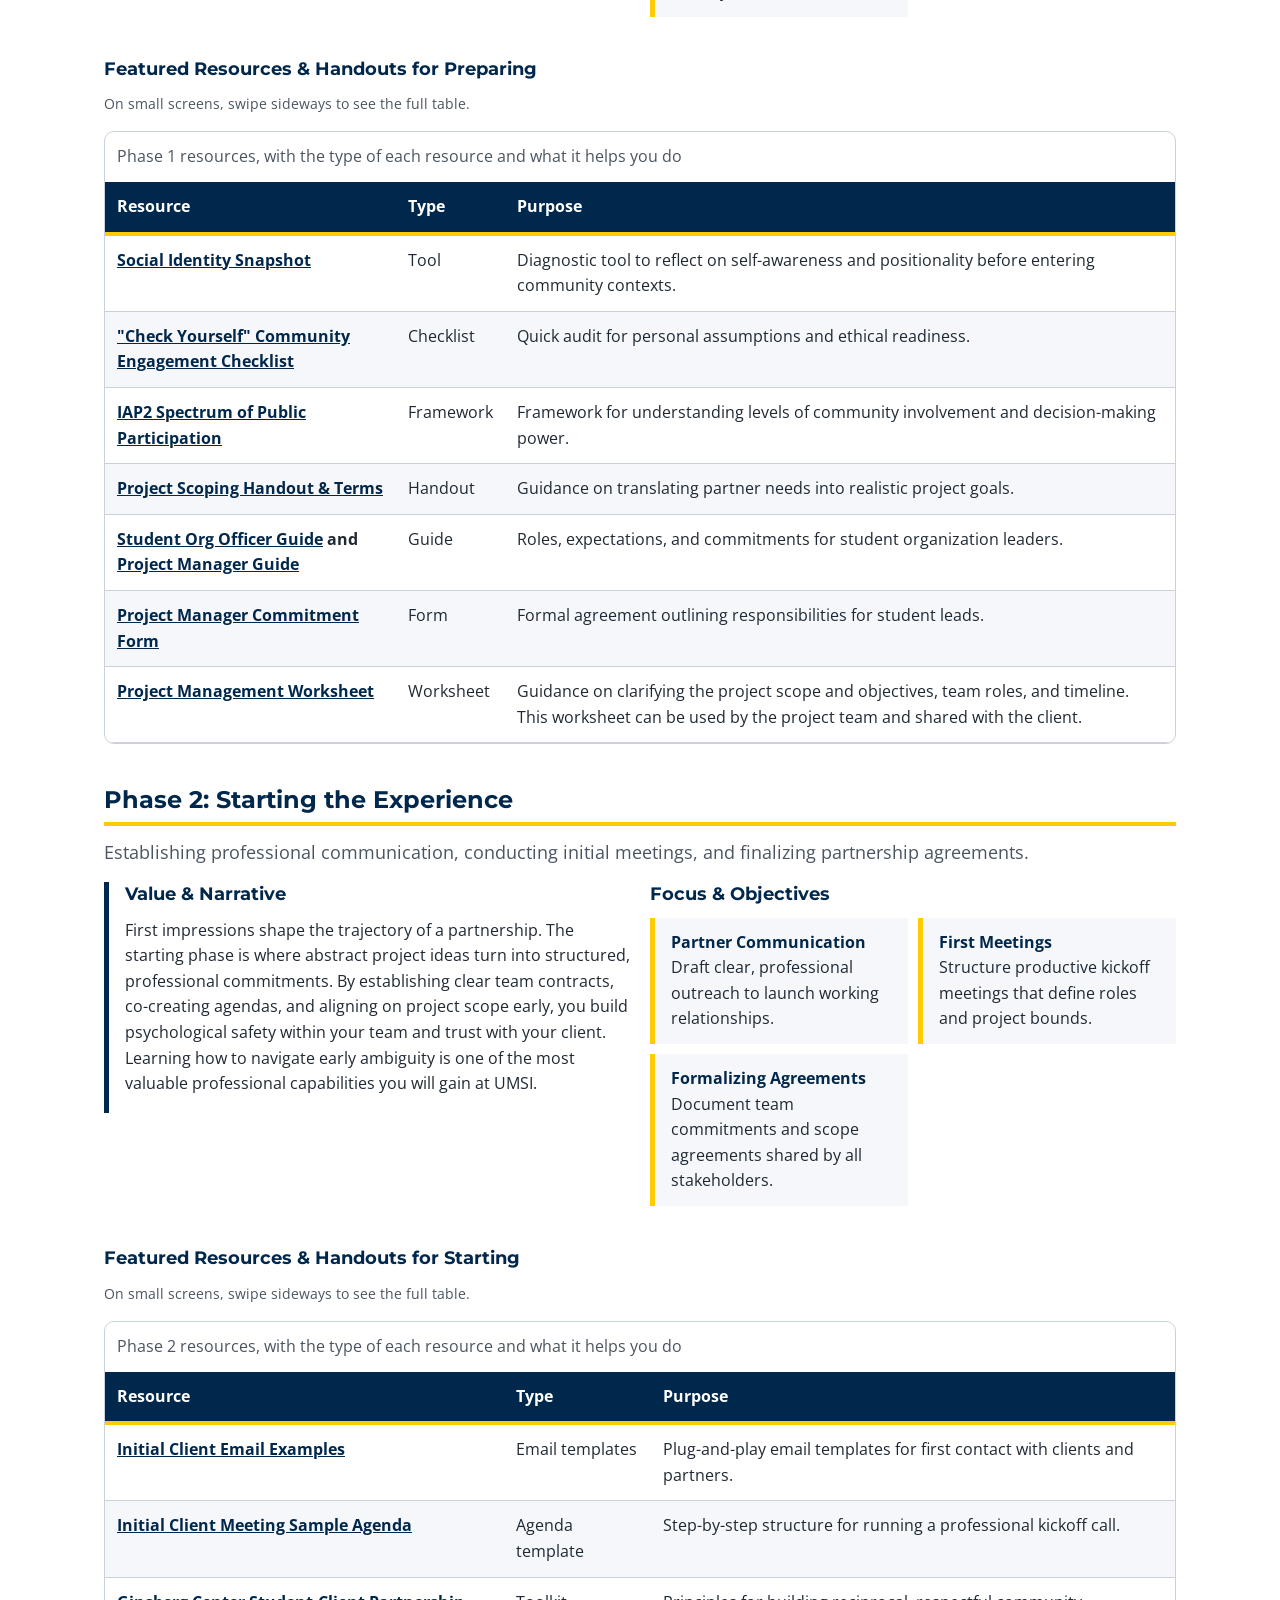
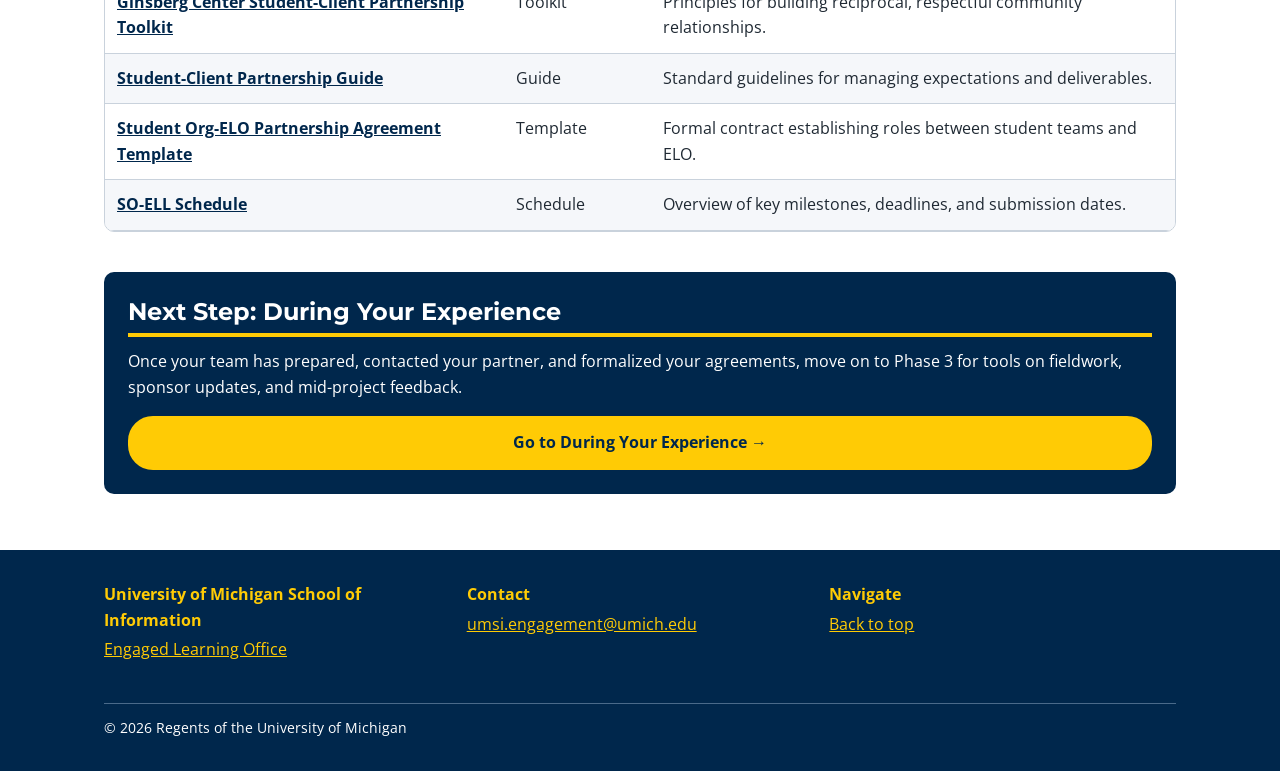
<file: prep.html>
<!doctype html>
<html lang="en">
  <head>
    <meta charset="UTF-8" />
    <meta name="viewport" content="width=device-width, initial-scale=1.0" />
    <meta
      name="description"
      content="Resources for preparing for and starting a UMSI engaged learning experience, from self-reflection to partner kickoff meetings."
    />
    <title>
      Preparing &amp; Starting Your Experience | UMSI Engaged Learning
    </title>
    <link rel="preconnect" href="https://fonts.googleapis.com" />
    <link rel="preconnect" href="https://fonts.gstatic.com" crossorigin />
    <link
      href="https://fonts.googleapis.com/css2?family=Montserrat:wght@700;800&family=Open+Sans:wght@400;600;700&display=swap"
      rel="stylesheet"
    />
    <link rel="stylesheet" href="css/style.css" />
  </head>
  <body>
    <header class="site-header" id="top">
      <a class="skip-link" href="#main">Skip to Main Content</a>
      <div class="container header-inner">
        <a class="brand" href="index.html">
          <img
            src="images/UMSI_signature_vertical_informal_solidblue.jpg"
            alt="UMSI Engaged Learning home"
          />
        </a>
        <nav aria-label="Main">
          <ul class="nav-list">
            <li><a href="index.html">Home</a></li>
            <li>
              <a href="prep.html" class="current" aria-current="page"
                >Preparing &amp; Starting Your Experience</a
              >
            </li>
            <li><a href="during.html">During Your Experience</a></li>
            <li><a href="next.html">Wrap-Up, Impact &amp; Next Steps</a></li>
          </ul>
        </nav>
      </div>
    </header>

    <main id="main">
      <section class="hero">
        <div class="container">
          <p class="step-label">Step 1 of 3</p>
          <h1>Launch Your Engaged Learning Journey</h1>
          <p>
            Transform your academic foundation into real-world impact. The UMSI
            Engaged Learning Office (ELO) guides you through the crucial early
            stages of project work&mdash;from self-reflection and community
            context to team charters and initial client kickoff.
          </p>
          <nav aria-label="Engaged learning stages">
            <ol class="journey">
              <li>
                <a href="prep.html" class="current" aria-current="step"
                  >Step 1: Prepare &amp; Start</a
                >
              </li>
              <li><a href="during.html">Step 2: During Your Experience</a></li>
              <li><a href="next.html">Step 3: Wrap-Up &amp; Next Steps</a></li>
            </ol>
          </nav>
        </div>
      </section>

      <div class="container content">
        <section class="section split">
          <div class="glance">
            <h2>At a Glance</h2>
            <p>On this page, you will:</p>
            <ul>
              <li>
                Reflect on your identity, assumptions, and the community you
                will work with.
              </li>
              <li>
                Understand program requirements and the roles your team will
                take on.
              </li>
              <li>
                Reach out to your partner and run a productive first meeting.
              </li>
              <li>Document team commitments and scope agreements.</li>
            </ul>
            <p class="jump">
              Jump to: <a href="#phase-1">Phase 1: Preparing</a> ·
              <a href="#phase-2">Phase 2: Starting</a>
            </p>
          </div>
          <img
            class="photo"
            src="images/UMSI_Orientation.jpg"
            alt="A group of students gather around a table and discuss a project together."
          />
        </section>

        <section class="section">
          <h2>Why Engaged Learning Starts Before the Work Begins</h2>
          <p>
            Engaged learning at UMSI is fundamentally different from traditional
            classroom assignments. You are stepping out of controlled
            environments and into complex, unscripted ecosystems where technical
            solutions intersect with human lives, organizational cultures, and
            real community needs.
          </p>
          <p>
            The initial phase of a project is rarely about jumping straight into
            execution&mdash;it is about building the foundation for ethical,
            sustainable engagement. Taking time to reflect on your own
            positionality, audit your team's collective skills, and listen
            deeply to your partner's goals prevents project failure down the
            line. When you ground your project in mutual respect, clear
            boundaries, and honest communication from Day 1, you transform a
            simple class deliverable into a reciprocal partnership that creates
            authentic value for everyone involved.
          </p>
        </section>

        <section class="section" id="phase-1">
          <h2>Phase 1: Preparing for the Experience</h2>
          <p class="lead">
            Setting the foundation, understanding community context, and
            evaluating team readiness before work begins.
          </p>

          <div class="two-col">
            <section class="narrative">
              <h3>Value &amp; Narrative</h3>
              <p>
                Before writing code, sketching wireframes, or analyzing
                datasets, engaged learners must cultivate social identity
                awareness and ethical humility. Entering a community or client
                environment without examining your own assumptions can lead to
                misaligned expectations or unintended harm. Preparing
                thoughtfully allows you to approach partners not as an outside
                "expert" fixing a problem, but as a collaborative learner
                working alongside stakeholders.
              </p>
            </section>

            <section>
              <h3>Focus &amp; Objectives</h3>
              <ul class="feature-list">
                <li>
                  <strong>Social &amp; Community Awareness</strong> Examine
                  personal identity, privilege, and community dynamics using
                  civic engagement frameworks.
                </li>
                <li>
                  <strong>Expectation &amp; Role Alignment</strong> Understand
                  program requirements, project commitments, and leadership
                  responsibilities.
                </li>
                <li>
                  <strong>Initial Scoping</strong> Assess organizational needs
                  and evaluate initial project viability.
                </li>
              </ul>
            </section>
          </div>

          <section>
            <h3>Featured Resources &amp; Handouts for Preparing</h3>
            <p class="scroll-hint">
              On small screens, swipe sideways to see the full table.
            </p>
            <div
              class="table-wrap"
              tabindex="0"
              role="region"
              aria-label="Featured Resources and Handouts for Preparing table"
            >
              <table>
                <caption>
                  Phase 1 resources, with the type of each resource and what it
                  helps you do
                </caption>
                <thead>
                  <tr>
                    <th scope="col">Resource</th>
                    <th scope="col">Type</th>
                    <th scope="col">Purpose</th>
                  </tr>
                </thead>
                <tbody>
                  <tr>
                    <th scope="row">
                      <a
                        href="https://sites.lsa.umich.edu/equitable-teaching/social-identity-snapshot"
                        >Social Identity Snapshot</a
                      >
                    </th>
                    <td>Tool</td>
                    <td>
                      Diagnostic tool to reflect on self-awareness and
                      positionality before entering community contexts.
                    </td>
                  </tr>
                  <tr>
                    <th scope="row">
                      <a
                        href="https://docs.google.com/document/d/1Qt9YeStVwDHjwJhOLAz42JSNQR2lFMurdUtxtdrGkuc/edit?tab=t.0#heading=h.ch0bvccjkrzn"
                        >"Check Yourself" Community Engagement Checklist</a
                      >
                    </th>
                    <td>Checklist</td>
                    <td>
                      Quick audit for personal assumptions and ethical
                      readiness.
                    </td>
                  </tr>
                  <tr>
                    <th scope="row">
                      <a
                        href="https://drive.google.com/file/d/1zc1RNlrDxV51-muOERdDTnINQcquJpOA/view?usp=sharing"
                        >IAP2 Spectrum of Public Participation</a
                      >
                    </th>
                    <td>Framework</td>
                    <td>
                      Framework for understanding levels of community
                      involvement and decision-making power.
                    </td>
                  </tr>
                  <tr>
                    <th scope="row">
                      <a
                        href="https://docs.google.com/document/d/1TrEDolwmOIlXgYgAP9VvlOGoYOwFfe6KxzZOgZSVYVw/edit?usp=drive_link"
                        >Project Scoping Handout &amp; Terms</a
                      >
                    </th>
                    <td>Handout</td>
                    <td>
                      Guidance on translating partner needs into realistic
                      project goals.
                    </td>
                  </tr>
                  <tr>
                    <th scope="row">
                      <a
                        href="https://docs.google.com/document/d/1AexsV_JeSd0kRUBbcifZpfBu6y6Zi8Y0iJScp1I3gkM/edit?usp=drive_link"
                        >Student Org Officer Guide</a
                      >
                      and
                      <a
                        href="https://docs.google.com/document/u/0/d/1uwOOS0TrXWzcSShj8DUFpckWo0t1UNu_Q7WVbZnLhX0/edit"
                        >Project Manager Guide</a
                      >
                    </th>
                    <td>Guide</td>
                    <td>
                      Roles, expectations, and commitments for student
                      organization leaders.
                    </td>
                  </tr>
                  <tr>
                    <th scope="row">
                      <a
                        href="https://docs.google.com/document/d/1U4lCNGyWKJ3C2i_VgFqAR45Z4zF1FehuthuqT-M2wdI/edit?usp=drive_link"
                        >Project Manager Commitment Form</a
                      >
                    </th>
                    <td>Form</td>
                    <td>
                      Formal agreement outlining responsibilities for student
                      leads.
                    </td>
                  </tr>
                  <tr>
                    <th scope="row">
                      <a
                        href="https://docs.google.com/document/d/1twc-7TYWmb_PNrOBiDI1NuJqJAuhluTICr22GRd_NLc/edit?usp=drive_link"
                        >Project Management Worksheet</a
                      >
                    </th>
                    <td>Worksheet</td>
                    <td>
                      Guidance on clarifying the project scope and objectives,
                      team roles, and timeline. This worksheet can be used by
                      the project team and shared with the client.
                    </td>
                  </tr>
                </tbody>
              </table>
            </div>
          </section>
        </section>

        <section class="section" id="phase-2">
          <h2>Phase 2: Starting the Experience</h2>
          <p class="lead">
            Establishing professional communication, conducting initial
            meetings, and finalizing partnership agreements.
          </p>

          <div class="two-col">
            <section class="narrative">
              <h3>Value &amp; Narrative</h3>
              <p>
                First impressions shape the trajectory of a partnership. The
                starting phase is where abstract project ideas turn into
                structured, professional commitments. By establishing clear team
                contracts, co-creating agendas, and aligning on project scope
                early, you build psychological safety within your team and trust
                with your client. Learning how to navigate early ambiguity is
                one of the most valuable professional capabilities you will gain
                at UMSI.
              </p>
            </section>

            <section>
              <h3>Focus &amp; Objectives</h3>
              <ul class="feature-list">
                <li>
                  <strong>Partner Communication</strong> Draft clear,
                  professional outreach to launch working relationships.
                </li>
                <li>
                  <strong>First Meetings</strong> Structure productive kickoff
                  meetings that define roles and project bounds.
                </li>
                <li>
                  <strong>Formalizing Agreements</strong> Document team
                  commitments and scope agreements shared by all stakeholders.
                </li>
              </ul>
            </section>
          </div>

          <section>
            <h3>Featured Resources &amp; Handouts for Starting</h3>
            <p class="scroll-hint">
              On small screens, swipe sideways to see the full table.
            </p>
            <div
              class="table-wrap"
              tabindex="0"
              role="region"
              aria-label="Featured Resources and Handouts for Starting table"
            >
              <table>
                <caption>
                  Phase 2 resources, with the type of each resource and what it
                  helps you do
                </caption>
                <thead>
                  <tr>
                    <th scope="col">Resource</th>
                    <th scope="col">Type</th>
                    <th scope="col">Purpose</th>
                  </tr>
                </thead>
                <tbody>
                  <tr>
                    <th scope="row">
                      <a
                        href="https://docs.google.com/document/d/1fWFXwoW5fKX_Tctn97Gio5XZDwILNlqIOyKKE8Yk5J0/edit?usp=drive_link"
                        >Initial Client Email Examples</a
                      >
                    </th>
                    <td>Email templates</td>
                    <td>
                      Plug-and-play email templates for first contact with
                      clients and partners.
                    </td>
                  </tr>
                  <tr>
                    <th scope="row">
                      <a
                        href="https://docs.google.com/document/d/1ItXxYauAcPoaGMUZWuJsX-OLFfGmeBOWT7JNhoZxGyU/edit?usp=drive_link"
                        >Initial Client Meeting Sample Agenda</a
                      >
                    </th>
                    <td>Agenda template</td>
                    <td>
                      Step-by-step structure for running a professional kickoff
                      call.
                    </td>
                  </tr>
                  <tr>
                    <th scope="row">
                      <a
                        href="https://ginsberg.umich.edu/article/campus-community-partnerships-toolkit"
                        >Ginsberg Center Student-Client Partnership Toolkit</a
                      >
                    </th>
                    <td>Toolkit</td>
                    <td>
                      Principles for building reciprocal, respectful community
                      relationships.
                    </td>
                  </tr>
                  <tr>
                    <th scope="row">
                      <a
                        href="https://drive.google.com/file/d/12ealxkKCvOZajxK7doyUXu_k2LyKPUP2/view?usp=drive_link"
                        >Student-Client Partnership Guide</a
                      >
                    </th>
                    <td>Guide</td>
                    <td>
                      Standard guidelines for managing expectations and
                      deliverables.
                    </td>
                  </tr>
                  <tr>
                    <th scope="row">
                      <a
                        href="https://docs.google.com/document/d/1y5Y2wc1ADz0n_ht26kPYlFK3Zm9i3UR_Z0OMWP3Q_xQ/edit?usp=drive_link"
                        >Student Org-ELO Partnership Agreement Template</a
                      >
                    </th>
                    <td>Template</td>
                    <td>
                      Formal contract establishing roles between student teams
                      and ELO.
                    </td>
                  </tr>
                  <tr>
                    <th scope="row">
                      <a
                        href="https://docs.google.com/spreadsheets/d/1YeK2WerSbhaU5hjEg9wxdXmzBx9lgRy2yHBKAH-SxiA/edit?gid=166831640#gid=166831640"
                        >SO-ELL Schedule</a
                      >
                    </th>
                    <td>Schedule</td>
                    <td>
                      Overview of key milestones, deadlines, and submission
                      dates.
                    </td>
                  </tr>
                </tbody>
              </table>
            </div>
          </section>
        </section>

        <section class="section next-step">
          <h2>Next Step: During Your Experience</h2>
          <p>
            Once your team has prepared, contacted your partner, and formalized
            your agreements, move on to Phase 3 for tools on fieldwork, sponsor
            updates, and mid-project feedback.
          </p>
          <a class="btn btn-maize" href="during.html"
            >Go to During Your Experience <span aria-hidden="true">→</span></a
          >
        </section>
      </div>
    </main>

    <!-- The At a Glance list, the Type column, and the Where to Go Next section were written with the help of Claude (Anthropic), September 2026. -->

    <footer class="site-footer">
      <div class="container">
        <div class="footer-grid">
          <div>
            <p class="footer-title">
              University of Michigan School of Information
            </p>
            <p>
              <a
                href="https://www.si.umich.edu/programs/engaged-learning/about-engaged-learning-office"
                >Engaged Learning Office</a
              >
            </p>
          </div>
          <div>
            <p class="footer-title">Contact</p>
            <address>
              <a href="mailto:umsi.engagement@umich.edu"
                >umsi.engagement@umich.edu</a
              >
            </address>
          </div>
          <div>
            <p class="footer-title">Navigate</p>
            <p><a href="#top">Back to top</a></p>
          </div>
        </div>
        <p class="footer-bottom">
          &copy; 2026 Regents of the University of Michigan
        </p>
      </div>
    </footer>
    <script src="js/footer.js" defer></script>
  </body>
</html>
</file>
<file: css/style.css>
* {
  margin: 0;
  padding: 0;
  border: 0;
  box-sizing: border-box;
}

ol,
ul {
  list-style: none;
}

table {
  border-collapse: collapse;
  border-spacing: 0;
}

h1,
h2,
h3 {
  margin-bottom: 12px;
}

p,
ul,
ol,
figure,
.table-wrap {
  margin-bottom: 16px;
}

.glance ul {
  list-style: disc;
  padding-left: 24px;
}

body {
  margin: 0;
  font-family: "Open Sans", Arial, sans-serif;
  font-size: 100%;
  line-height: 1.6;
  color: #1f2933;
  background-color: #ffffff;
}

h1,
h2,
h3 {
  margin-top: 0;
  font-family: "Montserrat", Arial, sans-serif;
  color: #00274c;
  line-height: 1.3;
}

h1 {
  font-size: 160%;
}

h2 {
  font-size: 130%;
  padding-bottom: 6px;
  border-bottom: 4px solid #ffcb05;
}

h3 {
  font-size: 115%;
}

a {
  color: #00274c;
  text-decoration: underline;
}

a:hover {
  text-decoration-thickness: 3px;
}

a:focus {
  outline: 3px solid #00274c;
  outline-offset: 3px;
}

img {
  display: block;
  max-width: 100%;
  height: auto;
}

.container {
  width: 100%;
  max-width: 960px;
  margin: 0 auto;
  padding: 0 16px;
}

.skip-link {
  position: absolute;
  left: -9999px;
}

.skip-link:focus {
  left: 16px;
  top: 0;
  z-index: 10;
  padding: 10px 16px;
  background-color: #ffcb05;
  color: #00274c;
  font-weight: bold;
}

.site-header {
  background-color: #ffffff;
  border-bottom: 4px solid #ffcb05;
}

.header-inner {
  padding-top: 12px;
  padding-bottom: 12px;
}

.brand img {
  width: auto;
  height: 70px;
  margin-bottom: 12px;
}

.nav-list {
  display: grid;
  grid-template-columns: 1fr 1fr;
  gap: 8px;
  margin: 0;
  padding: 0;
  list-style: none;
}

.nav-list a {
  display: grid;
  align-items: center;
  height: 100%;
  padding: 8px;
  border: 2px solid #00274c;
  border-radius: 8px;
  font-size: 85%;
  font-weight: bold;
  text-align: center;
  text-decoration: none;
}

.nav-list a:hover {
  background-color: #e8eef5;
}

.nav-list a.current {
  background-color: #00274c;
  color: #ffffff;
  text-decoration: underline;
}

.hero {
  padding: 32px 0;
  background-color: #00274c;
  color: #ffffff;
  border-bottom: 6px solid #ffcb05;
}

.hero h1 {
  color: #ffffff;
}

.hero a:focus {
  outline-color: #ffffff;
}

.step-label {
  margin-bottom: 8px;
  color: #ffcb05;
  font-weight: bold;
}

.hero-actions {
  margin-top: 20px;
}

.btn {
  display: block;
  margin: 10px 0;
  padding: 12px 20px;
  text-align: center;
  border: 2px solid #00274c;
  border-radius: 25px;
  font-weight: bold;
  text-decoration: none;
}

.btn:hover {
  text-decoration: underline;
}

.btn-primary {
  background-color: #00274c;
  color: #ffffff;
}

.btn-maize {
  border-color: #ffcb05;
  background-color: #ffcb05;
  color: #00274c;
}

.btn-outline {
  border-color: #ffffff;
  color: #ffffff;
}

.journey {
  display: grid;
  gap: 8px;
  margin: 24px 0 0;
  padding: 0;
  list-style: none;
}

.journey a {
  display: block;
  padding: 10px 14px;
  border: 2px solid #ffcb05;
  border-radius: 8px;
  color: #ffffff;
  font-weight: bold;
  text-decoration: none;
}

.journey a:hover {
  text-decoration: underline;
}

.journey a.current {
  background-color: #ffcb05;
  color: #00274c;
  text-decoration: underline;
}

.content {
  padding-top: 32px;
  padding-bottom: 16px;
}

.section {
  margin-bottom: 40px;
}

.lead {
  font-size: 110%;
  color: #4a5561;
}

.video {
  display: block;
  width: 100%;
  height: auto;
  aspect-ratio: 16 / 9;
  margin-top: 16px;
  border: 0;
  border-radius: 10px;
}

.photo {
  width: 100%;
  border-radius: 10px;
}

figure {
  margin: 0;
}

figcaption {
  margin-top: 8px;
  font-size: 90%;
  color: #4a5561;
}

.split,
.two-col {
  display: grid;
  gap: 20px;
}

.two-col {
  margin-bottom: 24px;
}

.glance {
  padding: 20px;
  border-left: 6px solid #00274c;
  border-radius: 10px;
  background-color: #e8eef5;
}

.jump {
  padding-top: 12px;
  border-top: 1px solid #c9d2dc;
  font-weight: bold;
}

.feature-list {
  display: grid;
  gap: 10px;
  padding: 0;
  list-style: none;
}

.feature-list li {
  padding: 12px 16px;
  border-left: 5px solid #ffcb05;
  background-color: #f5f7fa;
}

.feature-list strong {
  display: block;
  color: #00274c;
}

.narrative {
  padding-left: 16px;
  border-left: 5px solid #00274c;
}

.card-grid {
  display: grid;
  gap: 16px;
}

.card {
  padding: 20px;
  border: 1px solid #c9d2dc;
  border-top: 6px solid #00274c;
  border-radius: 10px;
  background-color: #ffffff;
}

.program-card {
  border-top-color: #ffcb05;
}

.tag {
  margin-bottom: 4px;
  font-size: 85%;
  font-weight: bold;
  color: #4a5561;
}

.about {
  padding: 20px;
  border-radius: 10px;
  background-color: #f5f7fa;
}

.scroll-hint {
  font-size: 90%;
  color: #4a5561;
}

.table-wrap {
  overflow-x: auto;
  border: 1px solid #c9d2dc;
  border-radius: 10px;
}

.table-wrap:focus {
  outline: 3px solid #00274c;
  outline-offset: 3px;
}

table {
  width: 100%;
  min-width: 560px;
  border-collapse: collapse;
}

caption {
  padding: 12px;
  text-align: left;
  color: #4a5561;
}

th,
td {
  padding: 12px;
  border-bottom: 1px solid #c9d2dc;
  text-align: left;
  vertical-align: top;
}

thead th {
  background-color: #00274c;
  color: #ffffff;
  border-bottom: 4px solid #ffcb05;
}

tbody tr:nth-child(even) {
  background-color: #f5f7fa;
}

.next-step {
  padding: 24px;
  border-radius: 10px;
  background-color: #00274c;
  color: #ffffff;
}

.next-step h2 {
  color: #ffffff;
}

.next-step a:focus {
  outline-color: #ffffff;
}

.connect {
  padding: 32px 0;
  background-color: #ffcb05;
  color: #00274c;
}

.connect h2 {
  border-bottom-color: #00274c;
}

.connect-inner,
.footer-grid {
  display: grid;
  gap: 16px;
}

.site-footer {
  position: relative;
  padding: 32px 0 16px;
  background-color: #00274c;
  color: #ffffff;
}

.site-footer a {
  color: #ffcb05;
}

.site-footer a:focus {
  outline-color: #ffffff;
}

.footer-title {
  margin-bottom: 4px;
  font-weight: bold;
  color: #ffcb05;
}

address {
  font-style: normal;
}

.footer-bottom {
  margin-top: 24px;
  padding-top: 12px;
  border-top: 1px solid #4a6a8a;
  font-size: 90%;
}

@media (min-width: 768px) {
  .container {
    padding-left: 24px;
    padding-right: 24px;
  }

  h1 {
    font-size: 220%;
  }

  h2 {
    font-size: 150%;
  }

  .nav-list {
    grid-template-columns: repeat(auto-fit, minmax(150px, 1fr));
  }

  .hero {
    padding: 48px 0;
  }

  .hero-actions {
    display: flex;
    flex-wrap: wrap;
    gap: 12px;
  }

  .btn {
    margin: 0;
  }

  .journey {
    grid-template-columns: repeat(auto-fit, minmax(180px, 1fr));
  }

  .split,
  .two-col {
    grid-template-columns: repeat(2, 1fr);
    align-items: start;
  }

  .feature-list {
    grid-template-columns: repeat(2, 1fr);
  }

  .card-grid {
    grid-template-columns: repeat(12, 1fr);
  }

  .card-grid .card {
    grid-column: span 6;
  }

  .connect-inner,
  .footer-grid {
    grid-template-columns: repeat(2, 1fr);
  }

  table {
    min-width: 0;
  }
}

@media (min-width: 1024px) {
  .container {
    max-width: 1120px;
  }

  h1 {
    font-size: 260%;
  }

  .header-inner {
    display: grid;
    grid-template-columns: auto 1fr;
    align-items: center;
    gap: 32px;
  }

  .brand img {
    margin-bottom: 0;
  }

  .nav-list a {
    font-size: 95%;
  }

  .card-grid .card {
    grid-column: span 4;
  }

  .footer-grid {
    grid-template-columns: repeat(3, 1fr);
  }

  .video {
    max-width: 800px;
  }
}
</file>
